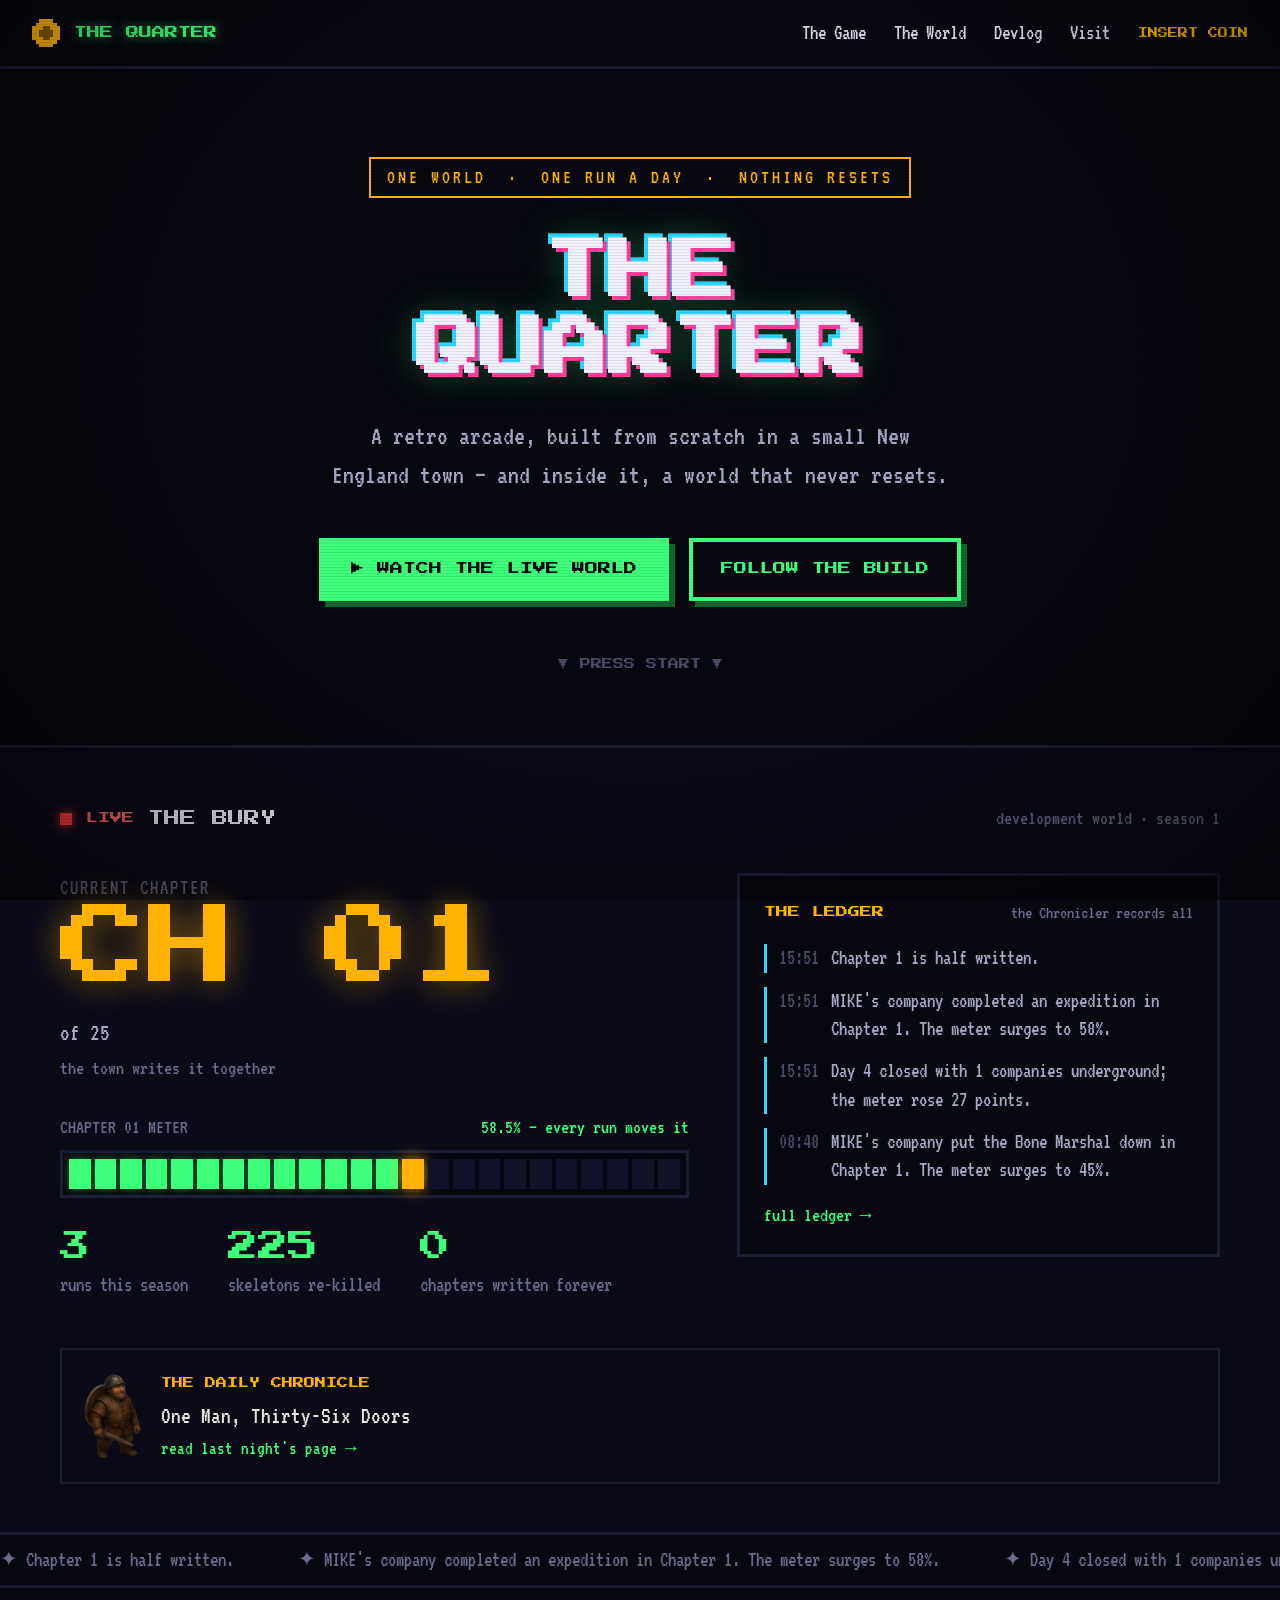
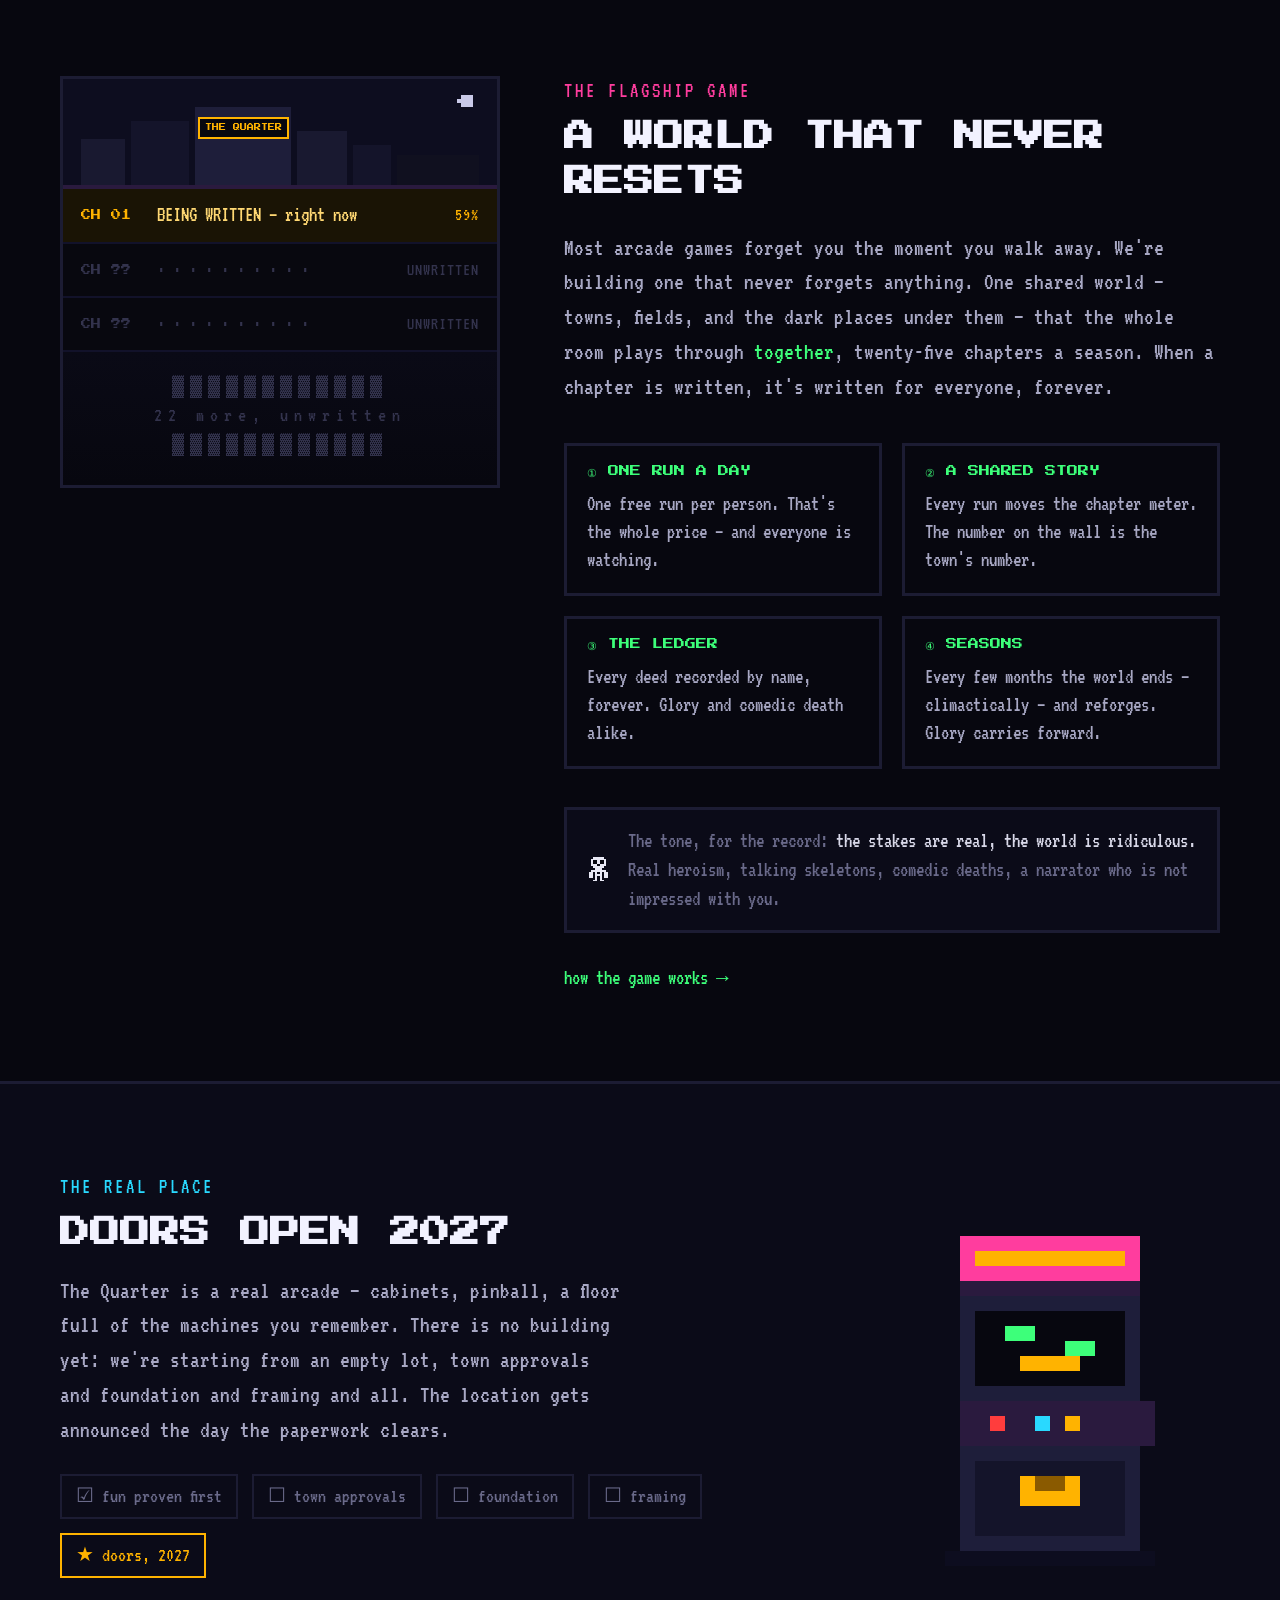
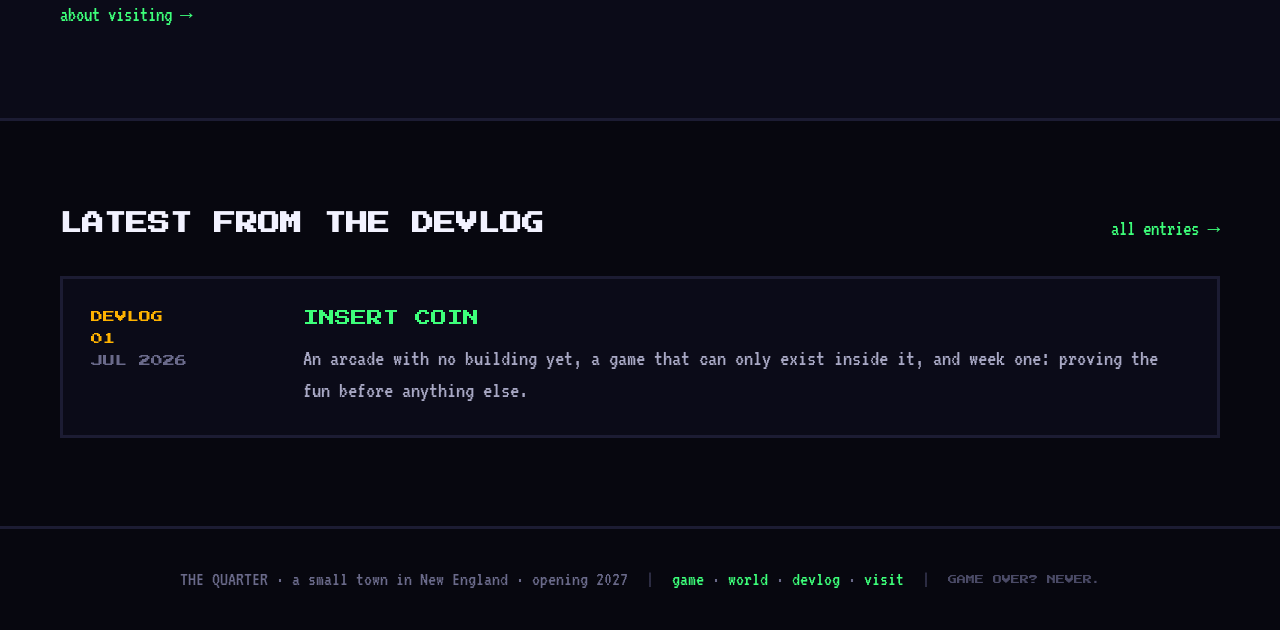
<file: index.html>
<!doctype html>
<html lang="en">
<head>
<meta charset="utf-8">
<meta name="viewport" content="width=device-width, initial-scale=1">
<title>The Quarter — a retro arcade, and a world that never resets</title>
<meta name="description" content="A retro arcade being built from scratch in a small New England town — home of a persistent shared world. One run a day. Nothing resets.">
<link rel="icon" type="image/svg+xml" href="/favicon.svg">
<link rel="preconnect" href="https://fonts.googleapis.com">
<link rel="preconnect" href="https://fonts.gstatic.com" crossorigin>
<link href="https://fonts.googleapis.com/css2?family=Press+Start+2P&family=VT323&display=swap" rel="stylesheet">
<link rel="stylesheet" href="/styles.css">
</head>
<body>
<div class="scanlines"></div>
<div class="vignette"></div>

<nav class="nav">
  <a class="brand" href="/">
    <svg width="28" height="28" viewBox="0 0 8 8" shape-rendering="crispEdges" aria-hidden="true"><rect x="2" y="0" width="4" height="1" fill="#ffb300"/><rect x="1" y="1" width="6" height="1" fill="#ffb300"/><rect x="0" y="2" width="8" height="4" fill="#ffb300"/><rect x="1" y="6" width="6" height="1" fill="#ffb300"/><rect x="2" y="7" width="4" height="1" fill="#ffb300"/><rect x="3" y="2" width="2" height="4" fill="#8a5a00"/><rect x="2" y="3" width="1" height="2" fill="#8a5a00"/><rect x="5" y="3" width="1" height="2" fill="#8a5a00"/></svg>
    <span>THE QUARTER</span>
  </a>
  <div class="links">
    <a href="/game/">The Game</a>
    <a href="/world/">The World</a>
    <a href="/devlog/">Devlog</a>
    <a href="/visit/">Visit</a>
    <span class="insert-coin">INSERT COIN</span>
  </div>
</nav>

<!-- HERO -->
<header class="section" style="text-align: center; padding-top: 88px; padding-bottom: 72px;">
  <div class="badge" style="margin-bottom: 36px;">ONE WORLD &nbsp;·&nbsp; ONE RUN A DAY &nbsp;·&nbsp; NOTHING RESETS</div>
  <h1 class="pixel-title" style="margin-bottom: 28px;">THE<br>QUARTER</h1>
  <p class="lede" style="max-width: 620px; margin: 0 auto 44px; font-size: 27px;">A retro arcade,
  built from scratch in a small New England town — and inside it, a world that never resets.</p>
  <div style="display: flex; justify-content: center; gap: 20px; flex-wrap: wrap;">
    <a class="btn" href="/world/">▶ WATCH THE LIVE WORLD</a>
    <a class="btn ghost" href="/devlog/">FOLLOW THE BUILD</a>
  </div>
  <div class="press-start" style="margin-top: 56px;">▼ PRESS START ▼</div>
</header>

<!-- LIVE WORLD BAND -->
<section class="band" style="position: relative; z-index: 5; border-top: 3px solid var(--line); border-bottom: 3px solid var(--line); background: var(--panel); padding: 56px 32px 0;">
  <div class="max">
    <div style="display: flex; align-items: center; gap: 14px; margin-bottom: 40px; flex-wrap: wrap;">
      <span class="live-dot"></span>
      <span class="pixel" style="font-size: 12px; color: #ff6b6b;">LIVE</span>
      <span class="pixel" style="font-size: 16px; color: #f2f2ff;">THE BURY</span>
      <span id="worldTag" style="font-size: 20px; color: var(--dim); margin-left: auto;">development world</span>
    </div>

    <div class="grid-2" style="padding-bottom: 48px;">
      <div style="display: flex; flex-direction: column; gap: 28px;">
        <div style="display: flex; align-items: baseline; gap: 24px; flex-wrap: wrap;">
          <div>
            <div style="font-size: 21px; color: var(--dim); letter-spacing: 2px;">CURRENT CHAPTER</div>
            <div class="frontier-num" id="lvNum">CH --</div>
          </div>
          <div style="font-size: 24px; color: var(--body);">of 25<br><span style="color: var(--dim); font-size: 20px;">the town writes it together</span></div>
        </div>
        <div>
          <div style="display: flex; justify-content: space-between; font-size: 20px; color: var(--dim); margin-bottom: 8px; flex-wrap: wrap;">
            <span id="meterLabel">LEVEL METER</span><span style="color: var(--green);" id="meterPct">--% — every run moves it</span>
          </div>
          <div class="seg-track" id="segs"></div>
        </div>
        <div style="display: flex; gap: 40px; flex-wrap: wrap;">
          <div><div class="stat-num" id="statRuns">—</div><div class="stat-label">runs this season</div></div>
          <div><div class="stat-num" id="statKills">—</div><div class="stat-label">skeletons re-killed</div></div>
          <div><div class="stat-num" id="statFallen">—</div><div class="stat-label">chapters written forever</div></div>
        </div>
      </div>

      <div class="panel deep" style="padding: 24px;">
        <div style="display: flex; align-items: center; justify-content: space-between; margin-bottom: 18px;">
          <span class="pixel" style="font-size: 12px; color: var(--amber);">THE LEDGER</span>
          <span style="font-size: 18px; color: var(--dim);">the Chronicler records all</span>
        </div>
        <div class="ledger" id="homeLedger">
          <div class="entry"><span class="x hint">— the world is quiet · no ledger data yet —</span></div>
        </div>
        <div style="margin-top: 16px; font-size: 20px;"><a href="/world/">full ledger →</a></div>
      </div>
    </div>

    <a id="chronCard" href="/world/chronicle/" style="display: none; margin: 0 0 48px; border: 2px solid var(--line); padding: 18px 22px; text-decoration: none; gap: 20px; align-items: center;">
      <img id="chronImg" src="" alt="" style="height: 84px;">
      <span>
        <span class="pixel" style="font-size: 11px; color: var(--amber);">THE DAILY CHRONICLE</span><br>
        <span id="chronTitle" style="font-size: 24px; color: #e8e4d8;"></span><br>
        <span style="font-size: 19px; color: var(--green);">read last night's page →</span>
      </span>
    </a>
    <script>
    fetch('/world/chronicle/latest.json').then(r => r.ok ? r.json() : null).then(j => {
      if (!j) return;
      document.getElementById('chronTitle').textContent = j.title;
      const im = document.getElementById('chronImg');
      if (j.image) { im.src = j.image; } else { im.style.display = 'none'; }
      const c = document.getElementById('chronCard');
      c.href = '/world/chronicle/' + j.date + '/';
      c.style.display = 'flex';
    }).catch(() => {});
    </script>
  </div>

  <div class="ticker-band" id="tickerBand" style="display: none; margin: 0 -32px;">
    <div class="ticker-run" id="tickerRun"></div>
  </div>
</section>

<!-- UNDERSTAIR CUTAWAY / GAME -->
<section class="section">
  <div class="max grid-cutaway">
    <div class="cutaway">
      <div class="skyline">
        <div style="width: 44px; height: 46px; background: #191930;"></div>
        <div style="width: 58px; height: 64px; background: #14142a;"></div>
        <div style="position: relative; width: 96px; height: 78px; background: #1e1e3a; display: flex; justify-content: center;">
          <div class="sky-sign">THE QUARTER</div>
        </div>
        <div style="width: 50px; height: 54px; background: #191930;"></div>
        <div style="width: 38px; height: 40px; background: #14142a;"></div>
        <div style="flex: 1; height: 30px; background: #10101f;"></div>
        <svg width="40" height="40" viewBox="0 0 10 10" shape-rendering="crispEdges" aria-hidden="true" style="position: absolute; top: 12px; right: 20px;"><rect x="6" y="1" width="3" height="3" fill="#c9c9e8"/><rect x="5" y="2" width="1" height="1" fill="#c9c9e8"/></svg>
      </div>
      <div id="cutawayRows"></div>
      <div class="unlit-tail">▓▓▓▓▓▓▓▓▓▓▓▓<br><span id="unlitCount">the rest, unlit</span><br>▓▓▓▓▓▓▓▓▓▓▓▓</div>
    </div>

    <div style="display: flex; flex-direction: column; gap: 8px;">
      <div class="kicker pink">THE FLAGSHIP GAME</div>
      <h2 class="px" style="margin: 0 0 18px;">A WORLD THAT NEVER RESETS</h2>
      <p class="lede" style="margin-bottom: 30px;">Most arcade games forget you the moment you
      walk away. We're building one that never forgets anything. One shared world — towns,
      fields, and the dark places under them — that the whole room plays through
      <em style="color: var(--green); font-style: normal;">together</em>, twenty-five chapters
      a season. When a chapter is written, it's written for everyone, forever.</p>
      <div class="grid-features">
        <div class="feature"><div class="fh">① ONE RUN A DAY</div><div>One free run per person. That's the whole price — and everyone is watching.</div></div>
        <div class="feature"><div class="fh">② A SHARED STORY</div><div>Every run moves the chapter meter. The number on the wall is the town's number.</div></div>
        <div class="feature"><div class="fh">③ THE LEDGER</div><div>Every deed recorded by name, forever. Glory and comedic death alike.</div></div>
        <div class="feature"><div class="fh">④ SEASONS</div><div>Every few months the world ends — climactically — and reforges. Glory carries forward.</div></div>
      </div>
      <div class="tone-box" style="margin-top: 30px;">
        <svg width="52" height="52" viewBox="0 0 12 14" shape-rendering="crispEdges" aria-hidden="true"><rect x="3" y="0" width="6" height="1" fill="#e8e8f4"/><rect x="2" y="1" width="8" height="4" fill="#e8e8f4"/><rect x="3" y="5" width="6" height="1" fill="#e8e8f4"/><rect x="3" y="2" width="2" height="2" fill="#07070f"/><rect x="7" y="2" width="2" height="2" fill="#07070f"/><rect x="5" y="4" width="2" height="1" fill="#07070f"/><rect x="4" y="6" width="4" height="1" fill="#e8e8f4"/><rect x="2" y="7" width="8" height="1" fill="#e8e8f4"/><rect x="1" y="8" width="2" height="3" fill="#e8e8f4"/><rect x="9" y="8" width="2" height="3" fill="#e8e8f4"/><rect x="4" y="8" width="1" height="4" fill="#e8e8f4"/><rect x="7" y="8" width="1" height="4" fill="#e8e8f4"/><rect x="5" y="9" width="2" height="1" fill="#e8e8f4"/><rect x="3" y="12" width="2" height="1" fill="#e8e8f4"/><rect x="7" y="12" width="2" height="1" fill="#e8e8f4"/></svg>
        <div>The tone, for the record: <b>the stakes are real, the world is ridiculous.</b>
        Real heroism, talking skeletons, comedic deaths, a narrator who is not impressed with you.</div>
      </div>
      <div style="margin-top: 22px; font-size: 21px;"><a href="/game/">how the game works →</a></div>
    </div>
  </div>
</section>

<!-- THE ARCADE -->
<section class="section band">
  <div class="max grid-visit">
    <div>
      <div class="kicker cyan">THE REAL PLACE</div>
      <h2 class="px" style="margin: 8px 0 18px;">DOORS OPEN 2027</h2>
      <p class="lede" style="margin-bottom: 26px; max-width: 560px;">The Quarter is a real
      arcade — cabinets, pinball, a floor full of the machines you remember. There is no
      building yet: we're starting from an empty lot, town approvals and foundation and
      framing and all. The location gets announced the day the paperwork clears.</p>
      <div style="display: flex; gap: 14px; flex-wrap: wrap;">
        <span class="chip">☑ fun proven first</span>
        <span class="chip">☐ town approvals</span>
        <span class="chip">☐ foundation</span>
        <span class="chip">☐ framing</span>
        <span class="chip star">★ doors, 2027</span>
      </div>
      <div style="margin-top: 22px; font-size: 21px;"><a href="/visit/">about visiting →</a></div>
    </div>
    <div style="display: flex; justify-content: center;">
      <svg width="240" height="330" viewBox="0 0 16 22" shape-rendering="crispEdges" aria-label="pixel arcade cabinet">
        <rect x="2" y="0" width="12" height="3" fill="#ff3d9e"/><rect x="3" y="1" width="10" height="1" fill="#ffb300"/>
        <rect x="2" y="3" width="12" height="1" fill="#2a1a3e"/><rect x="2" y="4" width="12" height="7" fill="#1e1e3a"/>
        <rect x="3" y="5" width="10" height="5" fill="#07070f"/><rect x="5" y="6" width="2" height="1" fill="#3dff7a"/>
        <rect x="9" y="7" width="2" height="1" fill="#3dff7a"/><rect x="6" y="8" width="4" height="1" fill="#ffb300"/>
        <rect x="2" y="11" width="13" height="3" fill="#2a1a3e"/><rect x="4" y="12" width="1" height="1" fill="#ff3d3d"/>
        <rect x="7" y="12" width="1" height="1" fill="#29d9ff"/><rect x="9" y="12" width="1" height="1" fill="#ffb300"/>
        <rect x="2" y="14" width="12" height="7" fill="#1e1e3a"/><rect x="3" y="15" width="10" height="5" fill="#14142a"/>
        <rect x="6" y="16" width="4" height="2" fill="#ffb300"/><rect x="7" y="16" width="2" height="1" fill="#8a5a00"/>
        <rect x="1" y="21" width="14" height="1" fill="#0d0d1f"/>
      </svg>
    </div>
  </div>
</section>

<!-- DEVLOG -->
<section class="section">
  <div class="max">
    <div style="display: flex; align-items: baseline; justify-content: space-between; margin-bottom: 32px; flex-wrap: wrap; gap: 12px;">
      <h2 class="pixel" style="font-size: 22px; color: #f2f2ff; margin: 0;">LATEST FROM THE DEVLOG</h2>
      <a href="/devlog/" style="font-size: 21px;">all entries →</a>
    </div>
    <a class="entry-card" href="/devlog/insert-coin.html">
      <div class="pixel" style="font-size: 12px; color: var(--amber); line-height: 1.8;">DEVLOG<br>01<br><span style="color: var(--dim);">JUL 2026</span></div>
      <div>
        <div class="pixel" style="font-size: 16px; color: var(--green); margin-bottom: 12px;">INSERT COIN</div>
        <div style="font-size: 23px; line-height: 1.4; color: var(--body);">An arcade with no
        building yet, a game that can only exist inside it, and week one: proving the fun
        before anything else.</div>
      </div>
    </a>
  </div>
</section>

<footer class="site">
  <span>THE QUARTER · a small town in New England · opening 2027</span>
  <span class="sep">|</span>
  <span><a href="/game/">game</a> · <a href="/world/">world</a> · <a href="/devlog/">devlog</a> · <a href="/visit/">visit</a></span>
  <span class="sep">|</span>
  <span class="game-over">GAME OVER? NEVER.</span>
</footer>

<script>
  // Wire the design to the real world snapshot.
  fetch('/data/world.json', {cache: 'no-store'}).then(r => r.json()).then(w => {
    const s = w.state;
    const ch = s.chapter, pct = s.meter;
    const pad = String(ch).padStart(2, '0');
    document.getElementById('worldTag').textContent = 'development world · season ' + s.season;
    document.getElementById('lvNum').textContent = 'CH ' + pad;
    document.getElementById('meterLabel').textContent = 'CHAPTER ' + pad + ' METER';
    document.getElementById('meterPct').textContent = pct.toFixed(1) + '% — every run moves it';
    document.getElementById('statRuns').textContent = s.total_runs.toLocaleString();
    document.getElementById('statKills').textContent = s.total_kills.toLocaleString();
    document.getElementById('statFallen').textContent = ch - 1;

    // Segmented meter (24 cells).
    const segs = document.getElementById('segs');
    const filled = Math.round((Math.min(pct, 100) / 100) * 24);
    for (let i = 0; i < 24; i++) {
      const d = document.createElement('div');
      d.className = 'seg' + (i < filled ? (i === filled - 1 ? ' on edge' : ' on') : '');
      segs.appendChild(d);
    }

    // Ledger (latest 4): stories first, routine only as filler.
    const led = document.getElementById('homeLedger');
    const notables = (w.notables || []);
    const fill = (w.recent || []).filter(e => !notables.some(n => n.id === e.id));
    const recent = notables.concat(fill).slice(0, 4);
    if (recent.length) {
      led.innerHTML = '';
      for (const e of recent) {
        const div = document.createElement('div');
        div.className = 'entry ' + (e.prominence || '');
        const t = document.createElement('span'); t.className = 't';
        t.textContent = (e.ts || '').slice(11, 16);
        const x = document.createElement('span'); x.className = 'x';
        x.textContent = e.text;
        div.append(t, x);
        led.appendChild(div);
      }
    }

    // Ticker from real history.
    const texts = (w.recent || []).map(e => '✦ ' + e.text);
    if (texts.length) {
      const run = document.getElementById('tickerRun');
      const half = texts.map(t => `<span>${t.replace(/</g, '&lt;')}</span>`).join('');
      run.innerHTML = half + half;
      document.getElementById('tickerBand').style.display = 'block';
    }

    // The season's book: chapters written, the one being written, the unwritten.
    const rows = document.getElementById('cutawayRows');
    const mk = (cls, n, nm, tg) => {
      const r = document.createElement('div'); r.className = 'lv-row' + cls;
      r.innerHTML = `<span class="n"></span><span class="nm"></span><span class="tg"></span>`;
      r.children[0].textContent = n; r.children[1].textContent = nm; r.children[2].textContent = tg;
      rows.appendChild(r);
    };
    const all = [];
    for (let i = 1; i < ch; i++) all.push(['', 'CH ' + String(i).padStart(2, '0'), 'chapter ' + i + ', closed', 'WRITTEN ✓']);
    all.push([' frontier', 'CH ' + pad, 'BEING WRITTEN — right now', pct.toFixed(0) + '%']);
    all.push([' unlit', 'CH ??', '· · · · · · · · · ·', 'UNWRITTEN']);
    all.push([' unlit', 'CH ??', '· · · · · · · · · ·', 'UNWRITTEN']);
    for (const a of all.slice(-9)) mk(a[0], a[1], a[2], a[3]);
    document.getElementById('unlitCount').textContent = Math.max(25 - ch - 2, 0) + ' more, unwritten';
  }).catch(() => {});
</script>
</body>
</html>
</file>
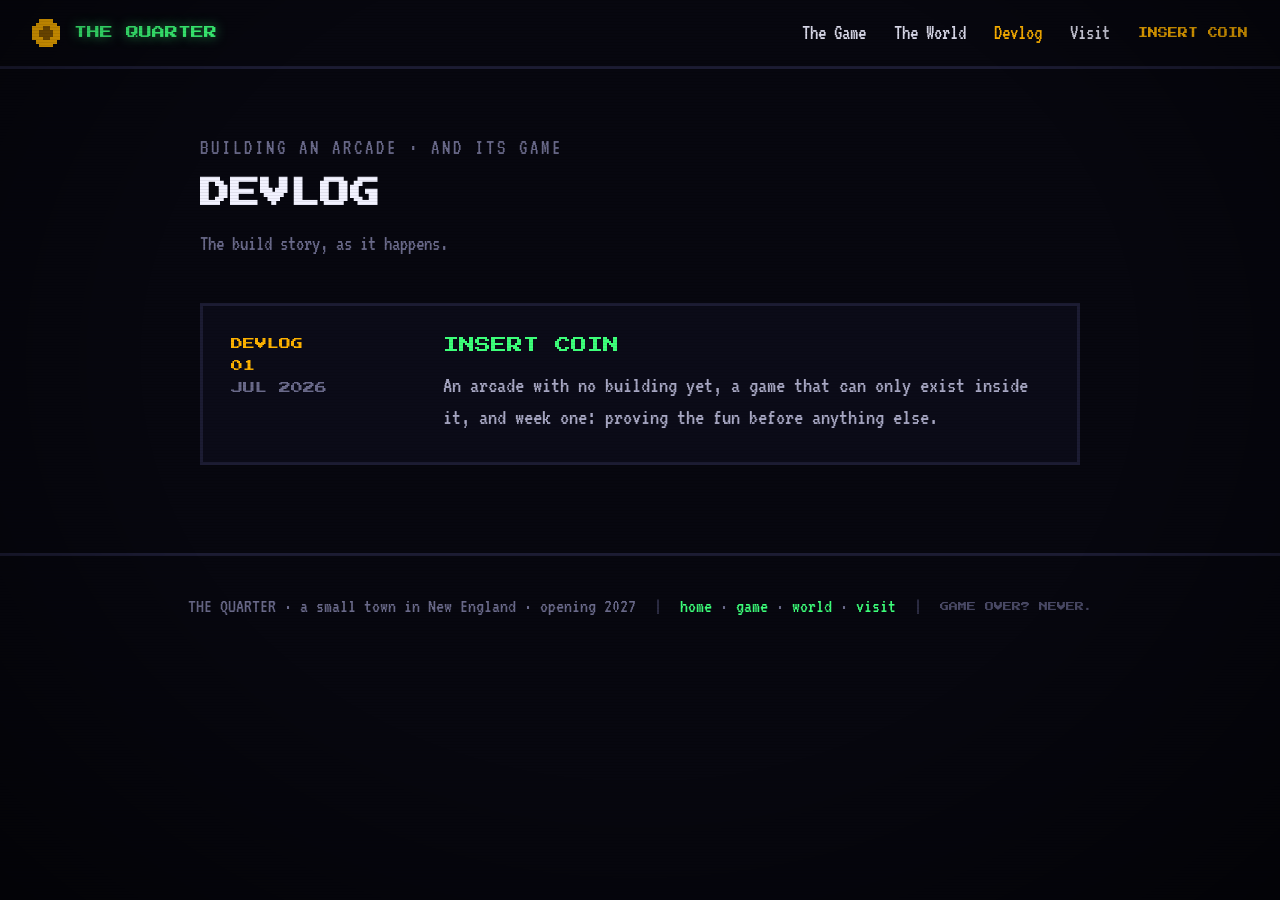
<file: devlog/index.html>
<!doctype html>
<html lang="en">
<head>
<meta charset="utf-8">
<meta name="viewport" content="width=device-width, initial-scale=1">
<title>Devlog — The Quarter</title>
<meta name="description" content="The build story of The Quarter: an arcade built from scratch, and the persistent-world game that can only exist inside it.">
<link rel="icon" type="image/svg+xml" href="/favicon.svg">
<link rel="preconnect" href="https://fonts.googleapis.com">
<link rel="preconnect" href="https://fonts.gstatic.com" crossorigin>
<link href="https://fonts.googleapis.com/css2?family=Press+Start+2P&family=VT323&display=swap" rel="stylesheet">
<link rel="stylesheet" href="/styles.css">
</head>
<body>
<div class="scanlines"></div>
<div class="vignette"></div>

<nav class="nav">
  <a class="brand" href="/">
    <svg width="28" height="28" viewBox="0 0 8 8" shape-rendering="crispEdges" aria-hidden="true"><rect x="2" y="0" width="4" height="1" fill="#ffb300"/><rect x="1" y="1" width="6" height="1" fill="#ffb300"/><rect x="0" y="2" width="8" height="4" fill="#ffb300"/><rect x="1" y="6" width="6" height="1" fill="#ffb300"/><rect x="2" y="7" width="4" height="1" fill="#ffb300"/><rect x="3" y="2" width="2" height="4" fill="#8a5a00"/><rect x="2" y="3" width="1" height="2" fill="#8a5a00"/><rect x="5" y="3" width="1" height="2" fill="#8a5a00"/></svg>
    <span>THE QUARTER</span>
  </a>
  <div class="links">
    <a href="/game/">The Game</a>
    <a href="/world/">The World</a>
    <a href="/devlog/" class="here">Devlog</a>
    <a href="/visit/">Visit</a>
    <span class="insert-coin">INSERT COIN</span>
  </div>
</nav>

<section class="section" style="padding-top: 64px;">
  <div class="max" style="max-width: 880px;">
    <div class="kicker dim center" style="margin-bottom: 8px;">BUILDING AN ARCADE · AND ITS GAME</div>
    <h2 class="px center" style="margin-bottom: 12px;">DEVLOG</h2>
    <p class="hint center" style="margin-bottom: 44px;">The build story, as it happens.</p>

    <a class="entry-card" href="insert-coin.html">
      <div class="pixel" style="font-size: 12px; color: var(--amber); line-height: 1.8;">DEVLOG<br>01<br><span style="color: var(--dim);">JUL 2026</span></div>
      <div>
        <div class="pixel" style="font-size: 16px; color: var(--green); margin-bottom: 12px;">INSERT COIN</div>
        <div style="font-size: 23px; line-height: 1.4; color: var(--body);">An arcade with no
        building yet, a game that can only exist inside it, and week one: proving the fun
        before anything else.</div>
      </div>
    </a>
  </div>
</section>

<footer class="site">
  <span>THE QUARTER · a small town in New England · opening 2027</span>
  <span class="sep">|</span>
  <span><a href="/">home</a> · <a href="/game/">game</a> · <a href="/world/">world</a> · <a href="/visit/">visit</a></span>
  <span class="sep">|</span>
  <span class="game-over">GAME OVER? NEVER.</span>
</footer>
</body>
</html>
</file>
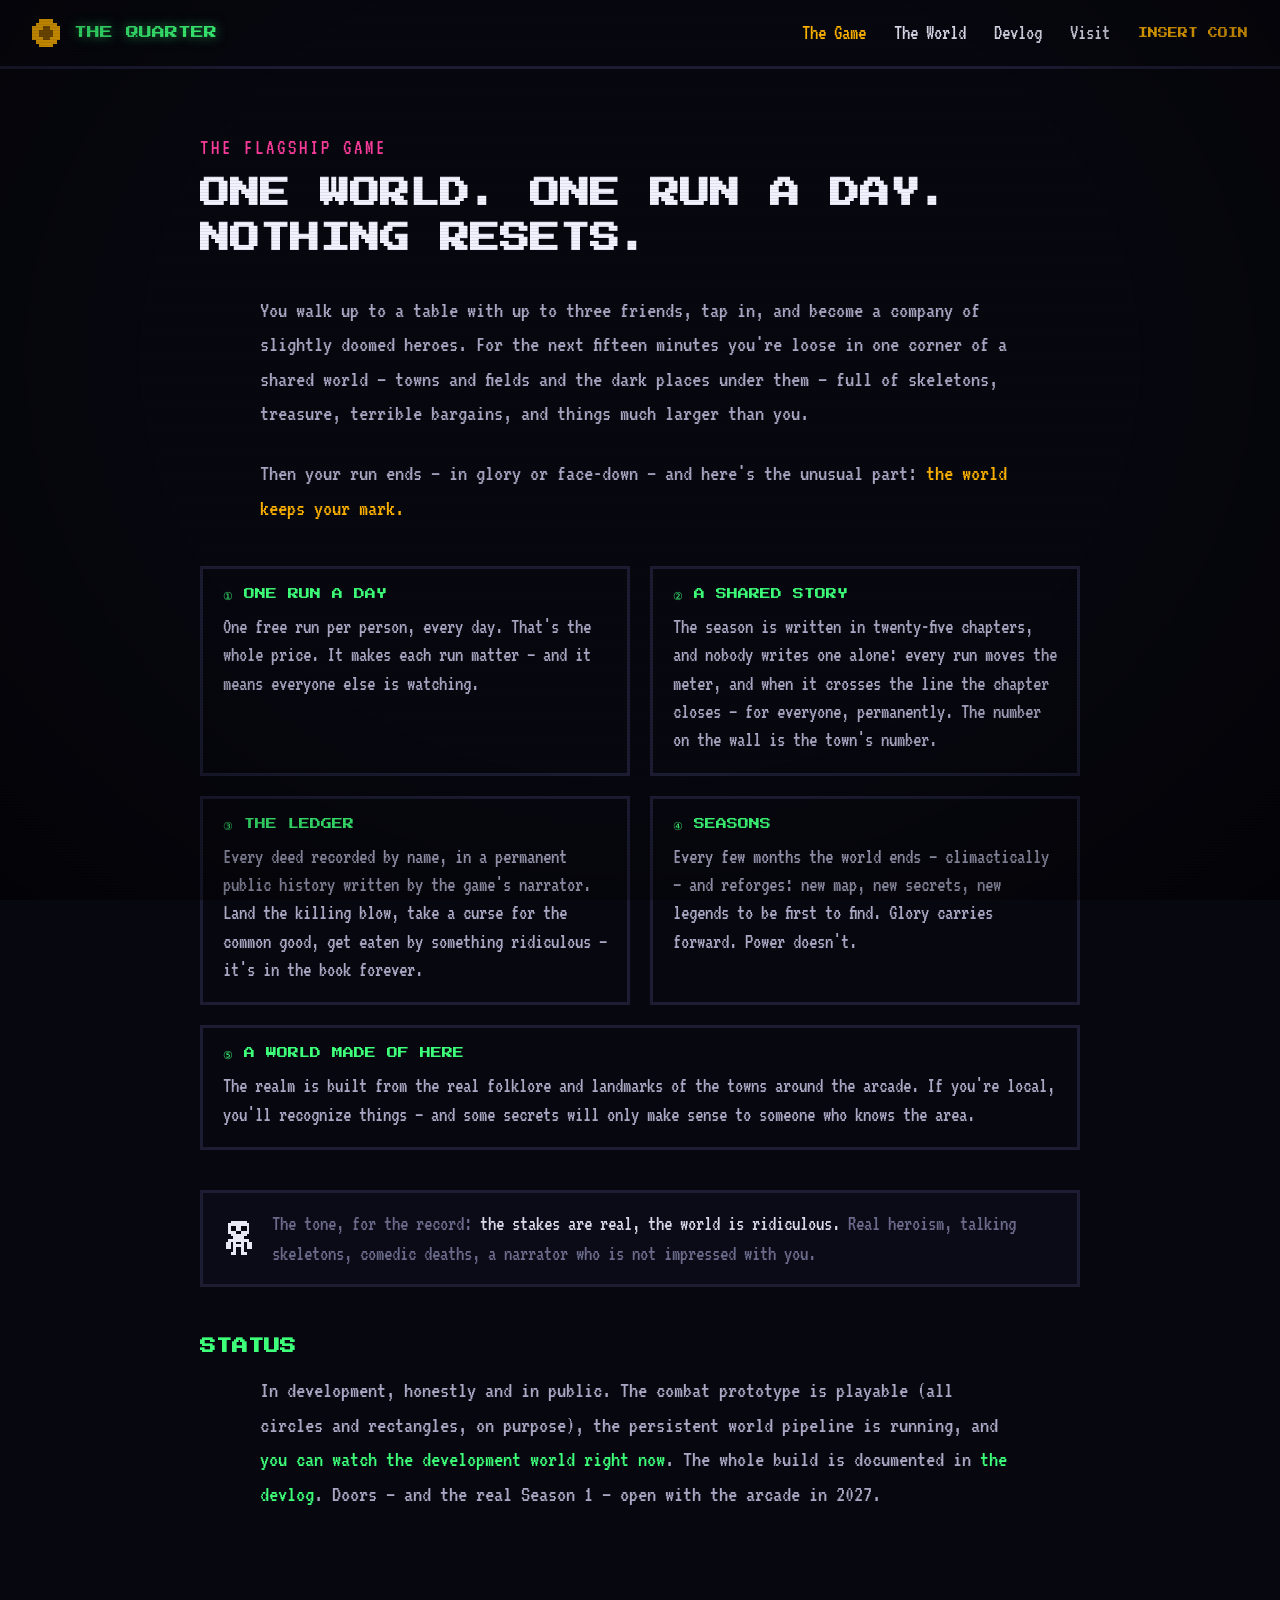
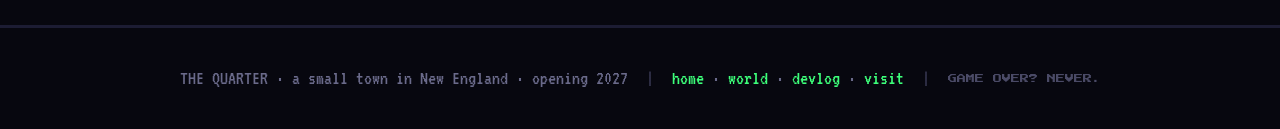
<file: game/index.html>
<!doctype html>
<html lang="en">
<head>
<meta charset="utf-8">
<meta name="viewport" content="width=device-width, initial-scale=1">
<title>The Game — The Quarter</title>
<meta name="description" content="How The Quarter plays: one free run a day, a shared world written in twenty-five chapters a season, and a permanent ledger of every deed.">
<link rel="icon" type="image/svg+xml" href="/favicon.svg">
<link rel="preconnect" href="https://fonts.googleapis.com">
<link rel="preconnect" href="https://fonts.gstatic.com" crossorigin>
<link href="https://fonts.googleapis.com/css2?family=Press+Start+2P&family=VT323&display=swap" rel="stylesheet">
<link rel="stylesheet" href="/styles.css">
</head>
<body>
<div class="scanlines"></div>
<div class="vignette"></div>

<nav class="nav">
  <a class="brand" href="/">
    <svg width="28" height="28" viewBox="0 0 8 8" shape-rendering="crispEdges" aria-hidden="true"><rect x="2" y="0" width="4" height="1" fill="#ffb300"/><rect x="1" y="1" width="6" height="1" fill="#ffb300"/><rect x="0" y="2" width="8" height="4" fill="#ffb300"/><rect x="1" y="6" width="6" height="1" fill="#ffb300"/><rect x="2" y="7" width="4" height="1" fill="#ffb300"/><rect x="3" y="2" width="2" height="4" fill="#8a5a00"/><rect x="2" y="3" width="1" height="2" fill="#8a5a00"/><rect x="5" y="3" width="1" height="2" fill="#8a5a00"/></svg>
    <span>THE QUARTER</span>
  </a>
  <div class="links">
    <a href="/game/" class="here">The Game</a>
    <a href="/world/">The World</a>
    <a href="/devlog/">Devlog</a>
    <a href="/visit/">Visit</a>
    <span class="insert-coin">INSERT COIN</span>
  </div>
</nav>

<section class="section" style="padding-top: 64px;">
  <div class="max" style="max-width: 880px;">
    <div class="kicker pink center" style="margin-bottom: 8px;">THE FLAGSHIP GAME</div>
    <h2 class="px center" style="margin-bottom: 32px;">ONE WORLD. ONE RUN A DAY.<br>NOTHING RESETS.</h2>

    <div class="prose" style="margin-bottom: 40px;">
      <p>You walk up to a table with up to three friends, tap in, and become a company of
      slightly doomed heroes. For the next fifteen minutes you're loose in one corner of a
      shared world — towns and fields and the dark places under them — full of skeletons,
      treasure, terrible bargains, and things much larger than you.</p>
      <p>Then your run ends — in glory or face-down — and here's the unusual part:
      <strong>the world keeps your mark.</strong></p>
    </div>

    <div class="grid-features" style="margin-bottom: 20px;">
      <div class="feature"><div class="fh">① ONE RUN A DAY</div><div>One free run per person, every day. That's the whole price. It makes each run matter — and it means everyone else is watching.</div></div>
      <div class="feature"><div class="fh">② A SHARED STORY</div><div>The season is written in twenty-five chapters, and nobody writes one alone: every run moves the meter, and when it crosses the line the chapter closes — for everyone, permanently. The number on the wall is the town's number.</div></div>
      <div class="feature"><div class="fh">③ THE LEDGER</div><div>Every deed recorded by name, in a permanent public history written by the game's narrator. Land the killing blow, take a curse for the common good, get eaten by something ridiculous — it's in the book forever.</div></div>
      <div class="feature"><div class="fh">④ SEASONS</div><div>Every few months the world ends — climactically — and reforges: new map, new secrets, new legends to be first to find. Glory carries forward. Power doesn't.</div></div>
    </div>
    <div class="feature" style="margin-bottom: 40px;"><div class="fh">⑤ A WORLD MADE OF HERE</div><div>The realm is built from the real folklore and landmarks of the towns around the arcade. If you're local, you'll recognize things — and some secrets will only make sense to someone who knows the area.</div></div>

    <div class="tone-box" style="margin-bottom: 48px;">
      <svg width="52" height="52" viewBox="0 0 12 14" shape-rendering="crispEdges" aria-hidden="true"><rect x="3" y="0" width="6" height="1" fill="#e8e8f4"/><rect x="2" y="1" width="8" height="4" fill="#e8e8f4"/><rect x="3" y="5" width="6" height="1" fill="#e8e8f4"/><rect x="3" y="2" width="2" height="2" fill="#07070f"/><rect x="7" y="2" width="2" height="2" fill="#07070f"/><rect x="5" y="4" width="2" height="1" fill="#07070f"/><rect x="4" y="6" width="4" height="1" fill="#e8e8f4"/><rect x="2" y="7" width="8" height="1" fill="#e8e8f4"/><rect x="1" y="8" width="2" height="3" fill="#e8e8f4"/><rect x="9" y="8" width="2" height="3" fill="#e8e8f4"/><rect x="4" y="8" width="1" height="4" fill="#e8e8f4"/><rect x="7" y="8" width="1" height="4" fill="#e8e8f4"/><rect x="5" y="9" width="2" height="1" fill="#e8e8f4"/><rect x="3" y="12" width="2" height="1" fill="#e8e8f4"/><rect x="7" y="12" width="2" height="1" fill="#e8e8f4"/></svg>
      <div>The tone, for the record: <b>the stakes are real, the world is ridiculous.</b>
      Real heroism, talking skeletons, comedic deaths, a narrator who is not impressed with you.</div>
    </div>

    <h2 class="pixel" style="font-size: 16px; color: var(--green); margin-bottom: 16px;">STATUS</h2>
    <div class="prose">
      <p>In development, honestly and in public. The combat prototype is playable (all circles
      and rectangles, on purpose), the persistent world pipeline is running, and
      <a href="/world/">you can watch the development world right now</a>. The whole build is
      documented in <a href="/devlog/">the devlog</a>. Doors — and the real Season 1 — open
      with the arcade in 2027.</p>
    </div>
  </div>
</section>

<footer class="site">
  <span>THE QUARTER · a small town in New England · opening 2027</span>
  <span class="sep">|</span>
  <span><a href="/">home</a> · <a href="/world/">world</a> · <a href="/devlog/">devlog</a> · <a href="/visit/">visit</a></span>
  <span class="sep">|</span>
  <span class="game-over">GAME OVER? NEVER.</span>
</footer>
</body>
</html>
</file>
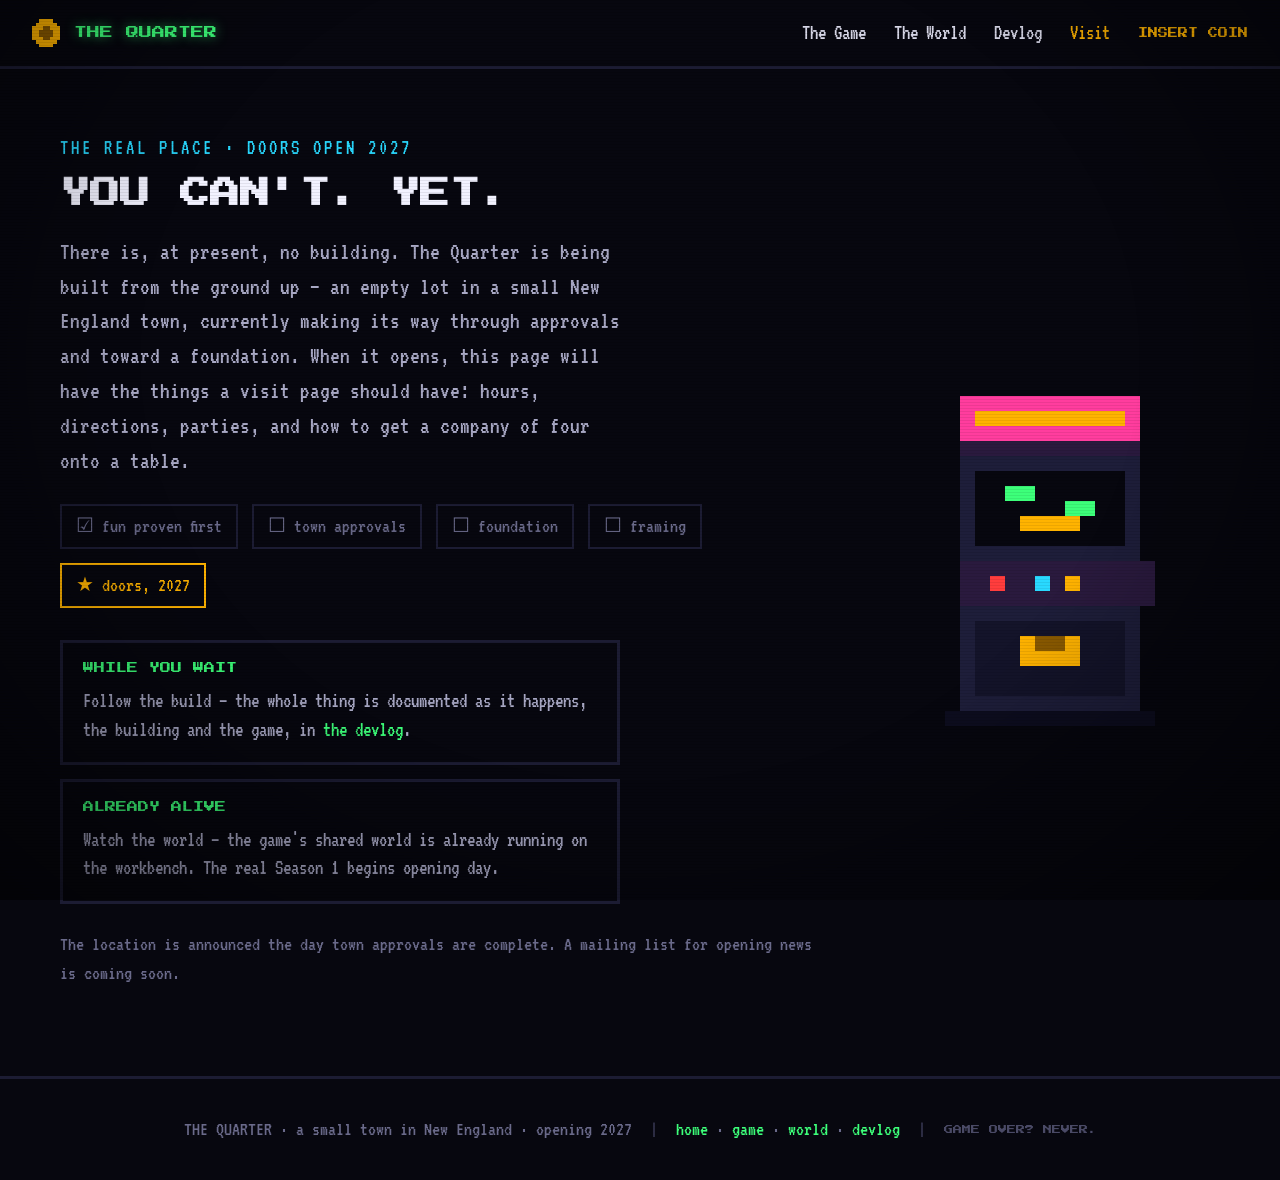
<file: visit/index.html>
<!doctype html>
<html lang="en">
<head>
<meta charset="utf-8">
<meta name="viewport" content="width=device-width, initial-scale=1">
<title>Visit — The Quarter</title>
<meta name="description" content="The Quarter opens in 2027 — a retro arcade in a small New England town. Location announced when town approvals are complete.">
<link rel="icon" type="image/svg+xml" href="/favicon.svg">
<link rel="preconnect" href="https://fonts.googleapis.com">
<link rel="preconnect" href="https://fonts.gstatic.com" crossorigin>
<link href="https://fonts.googleapis.com/css2?family=Press+Start+2P&family=VT323&display=swap" rel="stylesheet">
<link rel="stylesheet" href="/styles.css">
</head>
<body>
<div class="scanlines"></div>
<div class="vignette"></div>

<nav class="nav">
  <a class="brand" href="/">
    <svg width="28" height="28" viewBox="0 0 8 8" shape-rendering="crispEdges" aria-hidden="true"><rect x="2" y="0" width="4" height="1" fill="#ffb300"/><rect x="1" y="1" width="6" height="1" fill="#ffb300"/><rect x="0" y="2" width="8" height="4" fill="#ffb300"/><rect x="1" y="6" width="6" height="1" fill="#ffb300"/><rect x="2" y="7" width="4" height="1" fill="#ffb300"/><rect x="3" y="2" width="2" height="4" fill="#8a5a00"/><rect x="2" y="3" width="1" height="2" fill="#8a5a00"/><rect x="5" y="3" width="1" height="2" fill="#8a5a00"/></svg>
    <span>THE QUARTER</span>
  </a>
  <div class="links">
    <a href="/game/">The Game</a>
    <a href="/world/">The World</a>
    <a href="/devlog/">Devlog</a>
    <a href="/visit/" class="here">Visit</a>
    <span class="insert-coin">INSERT COIN</span>
  </div>
</nav>

<section class="section" style="padding-top: 64px;">
  <div class="max grid-visit">
    <div>
      <div class="kicker cyan">THE REAL PLACE · DOORS OPEN 2027</div>
      <h2 class="px" style="margin: 8px 0 18px;">YOU CAN'T. YET.</h2>
      <p class="lede" style="margin-bottom: 26px; max-width: 560px;">There is, at present, no
      building. The Quarter is being built from the ground up — an empty lot in a small New
      England town, currently making its way through approvals and toward a foundation. When
      it opens, this page will have the things a visit page should have: hours, directions,
      parties, and how to get a company of four onto a table.</p>
      <div style="display: flex; gap: 14px; flex-wrap: wrap; margin-bottom: 32px;">
        <span class="chip">☑ fun proven first</span>
        <span class="chip">☐ town approvals</span>
        <span class="chip">☐ foundation</span>
        <span class="chip">☐ framing</span>
        <span class="chip star">★ doors, 2027</span>
      </div>
      <div style="display: flex; flex-direction: column; gap: 14px; max-width: 560px;">
        <a class="feature" href="/devlog/" style="display: block; color: inherit;">
          <div class="fh">WHILE YOU WAIT</div>
          <div>Follow the build — the whole thing is documented as it happens, the building and the game, in <span style="color: var(--green);">the devlog</span>.</div>
        </a>
        <a class="feature" href="/world/" style="display: block; color: inherit;">
          <div class="fh">ALREADY ALIVE</div>
          <div>Watch the world — the game's shared world is already running on the workbench. The real Season 1 begins opening day.</div>
        </a>
      </div>
      <p class="hint" style="margin-top: 26px; font-size: 20px;">The location is announced the
      day town approvals are complete. A mailing list for opening news is coming soon.</p>
    </div>
    <div style="display: flex; justify-content: center;">
      <svg width="240" height="330" viewBox="0 0 16 22" shape-rendering="crispEdges" aria-label="pixel arcade cabinet">
        <rect x="2" y="0" width="12" height="3" fill="#ff3d9e"/><rect x="3" y="1" width="10" height="1" fill="#ffb300"/>
        <rect x="2" y="3" width="12" height="1" fill="#2a1a3e"/><rect x="2" y="4" width="12" height="7" fill="#1e1e3a"/>
        <rect x="3" y="5" width="10" height="5" fill="#07070f"/><rect x="5" y="6" width="2" height="1" fill="#3dff7a"/>
        <rect x="9" y="7" width="2" height="1" fill="#3dff7a"/><rect x="6" y="8" width="4" height="1" fill="#ffb300"/>
        <rect x="2" y="11" width="13" height="3" fill="#2a1a3e"/><rect x="4" y="12" width="1" height="1" fill="#ff3d3d"/>
        <rect x="7" y="12" width="1" height="1" fill="#29d9ff"/><rect x="9" y="12" width="1" height="1" fill="#ffb300"/>
        <rect x="2" y="14" width="12" height="7" fill="#1e1e3a"/><rect x="3" y="15" width="10" height="5" fill="#14142a"/>
        <rect x="6" y="16" width="4" height="2" fill="#ffb300"/><rect x="7" y="16" width="2" height="1" fill="#8a5a00"/>
        <rect x="1" y="21" width="14" height="1" fill="#0d0d1f"/>
      </svg>
    </div>
  </div>
</section>

<footer class="site">
  <span>THE QUARTER · a small town in New England · opening 2027</span>
  <span class="sep">|</span>
  <span><a href="/">home</a> · <a href="/game/">game</a> · <a href="/world/">world</a> · <a href="/devlog/">devlog</a></span>
  <span class="sep">|</span>
  <span class="game-over">GAME OVER? NEVER.</span>
</footer>
</body>
</html>
</file>
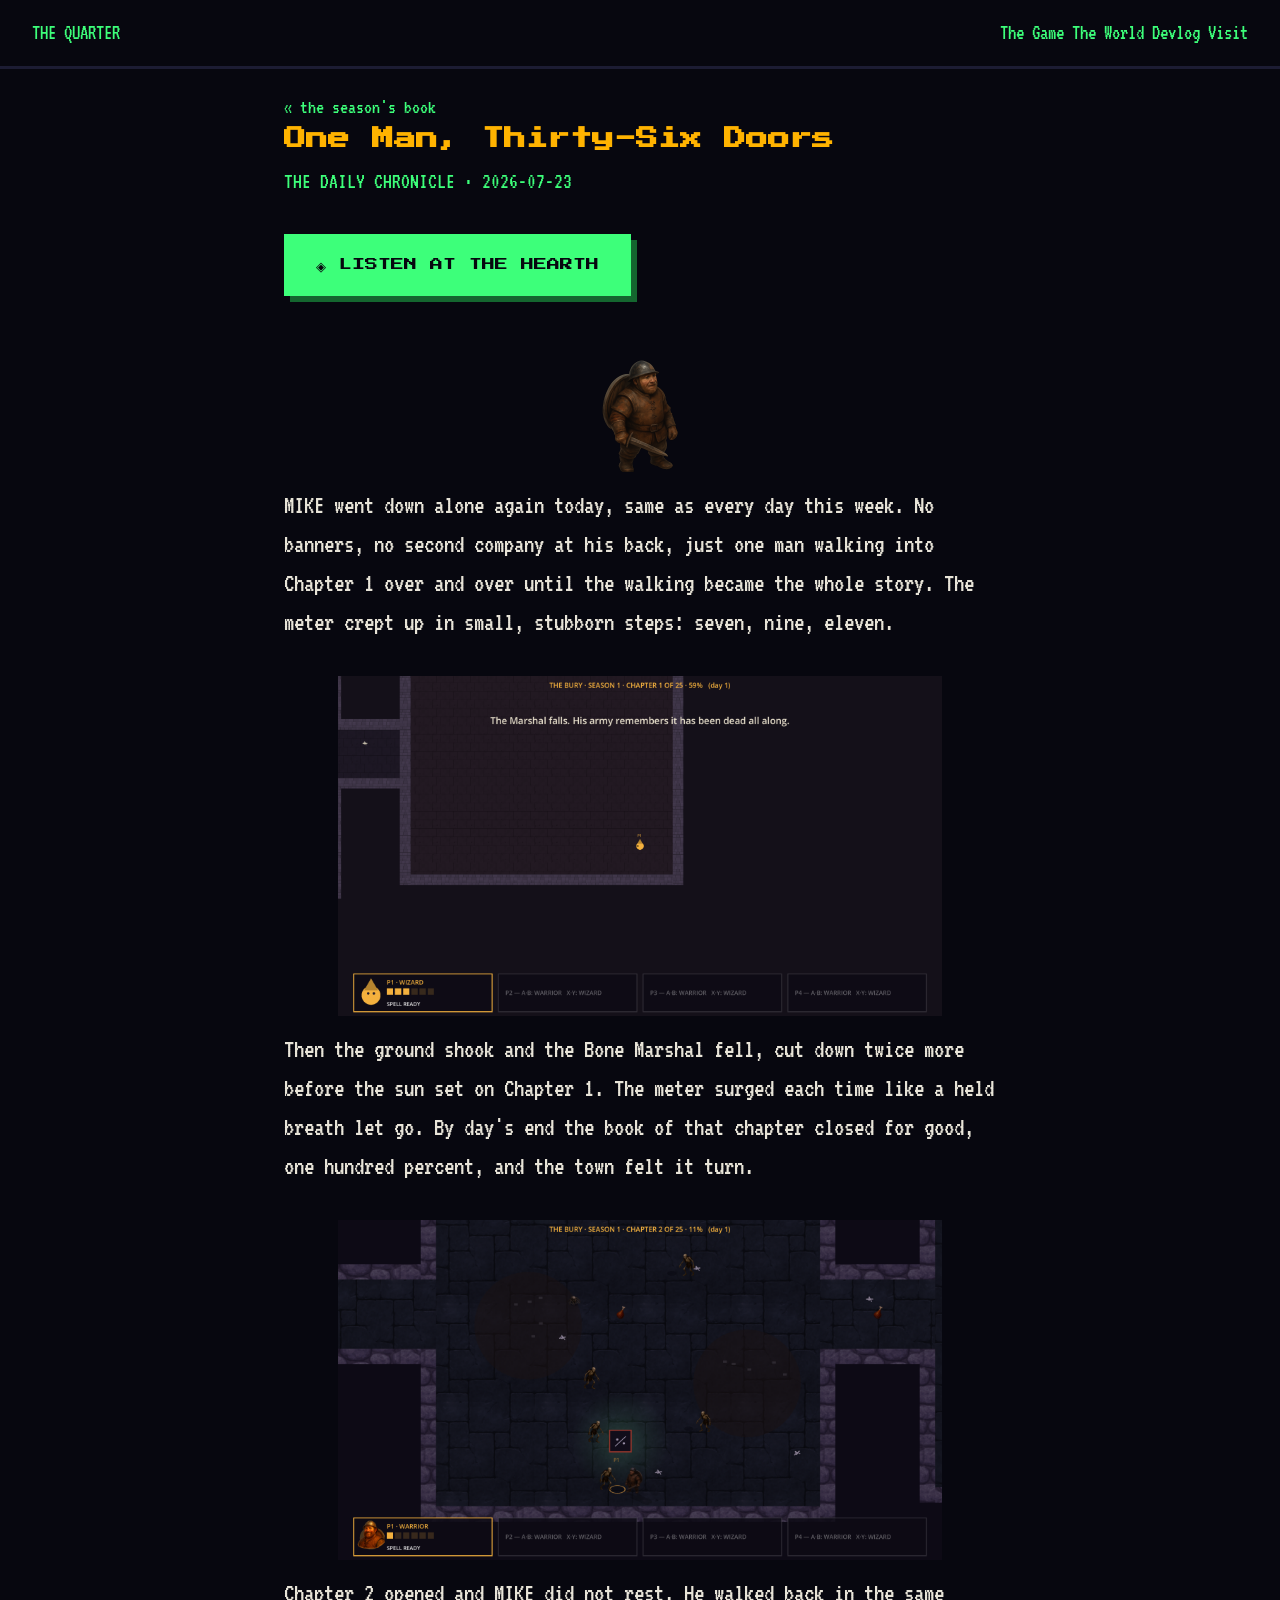
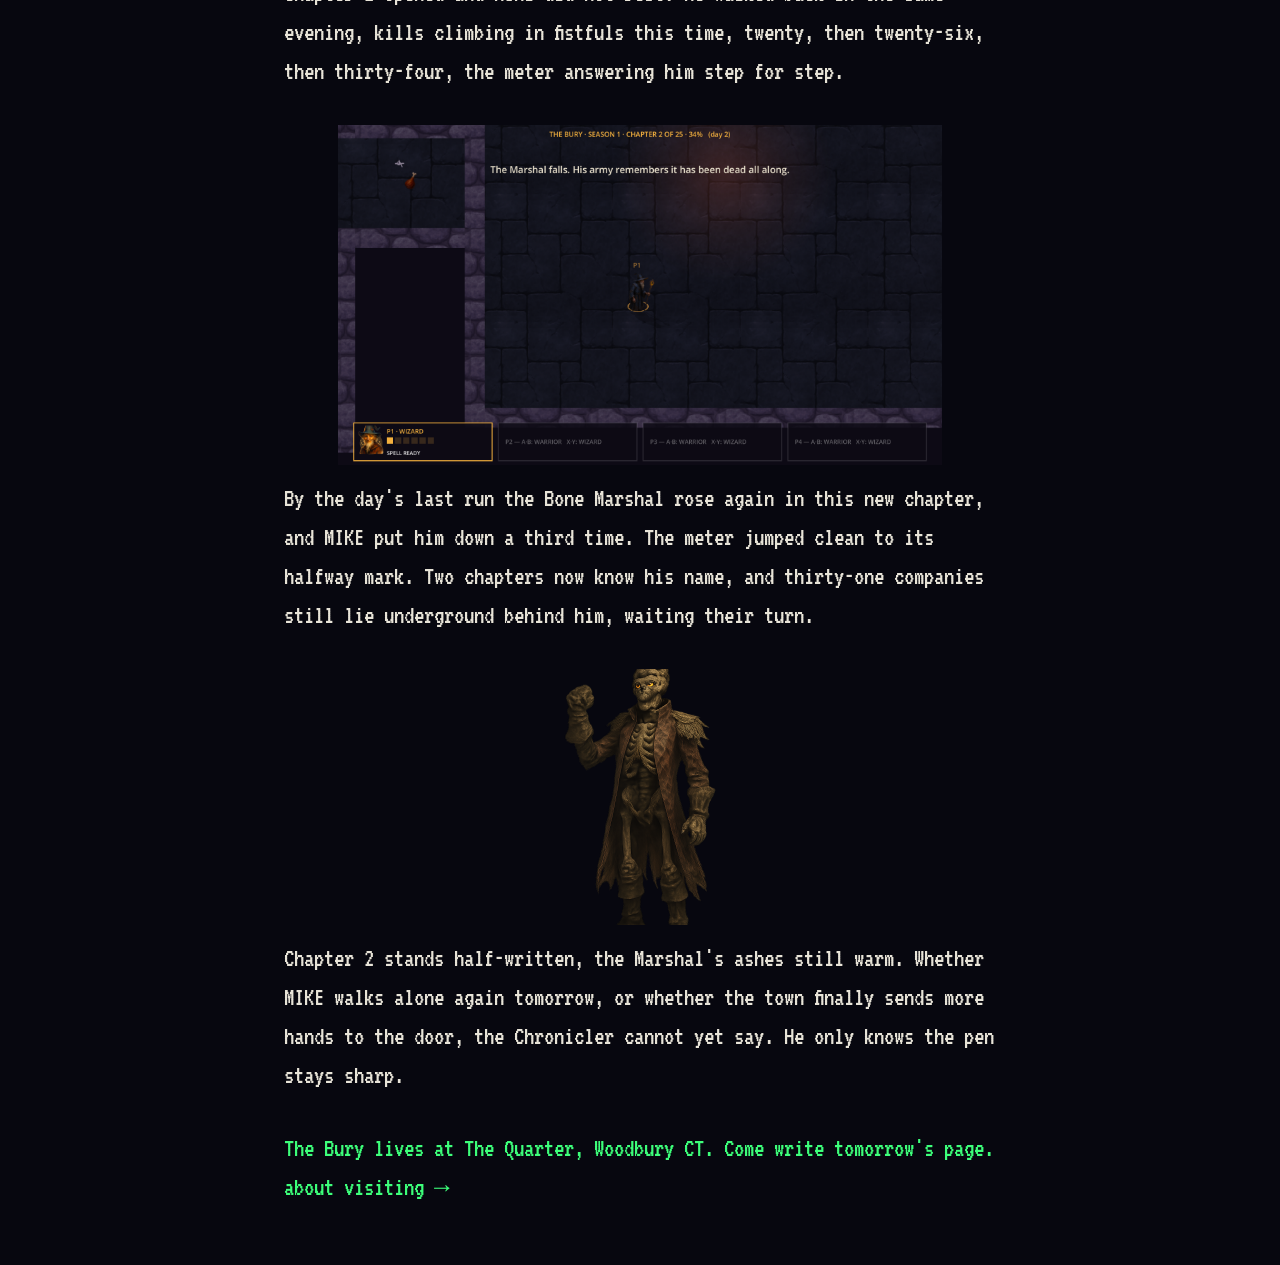
<file: world/chronicle/2026-07-23/index.html>
<!DOCTYPE html>
<html lang="en"><head>
<meta charset="utf-8"><meta name="viewport" content="width=device-width, initial-scale=1">
<title>The Daily Chronicle — 2026-07-23 — The Quarter</title>
<link rel="icon" type="image/svg+xml" href="/favicon.svg">
<link rel="preconnect" href="https://fonts.googleapis.com">
<link rel="preconnect" href="https://fonts.gstatic.com" crossorigin>
<link href="https://fonts.googleapis.com/css2?family=Press+Start+2P&family=VT323&display=swap" rel="stylesheet">
<link rel="stylesheet" href="/styles.css">
<style>
.article{max-width:760px;margin:0 auto;padding:24px}
.article h1{font-family:'Press Start 2P';font-size:22px;line-height:1.6;color:var(--amber)}
.dateline{color:var(--green);font-size:22px;margin:8px 0 26px}
.beat{margin:34px 0}
.beat img{max-width:100%;max-height:340px;display:block;margin:0 auto 14px;image-rendering:auto}
.beat p{font-size:26px;line-height:1.5;color:#e8e4d8}
.hearth{display:inline-block;margin:10px 0 30px}
#show{position:fixed;inset:0;background:#050409;display:none;z-index:50;
  align-items:center;justify-content:center;flex-direction:column;text-align:center}
#show.on{display:flex}
#show img{max-width:min(80vw,900px);max-height:60vh;animation:kb 9s ease-in-out infinite alternate}
#show p{font-size:27px;color:#e8e4d8;max-width:760px;padding:0 24px;line-height:1.5}
#show .hint{position:absolute;bottom:18px;font-size:18px;color:#777}
@keyframes kb{from{transform:scale(1)}to{transform:scale(1.07) translateY(-8px)}}
.backlink{font-size:20px}
</style></head><body>
<nav class="nav">
  <a class="brand" href="/">THE QUARTER</a>
  <span>
    <a href="/game/">The Game</a>
    <a href="/world/">The World</a>
    <a href="/devlog/">Devlog</a>
    <a href="/visit/">Visit</a>
  </span>
</nav>
<div class="article">
  <div class="backlink"><a href="/world/chronicle/">« the season's book</a></div>
  <h1>One Man, Thirty-Six Doors</h1>
  <div class="dateline">THE DAILY CHRONICLE · 2026-07-23</div>
  <a class="btn hearth" id="listen" href="#">◈ LISTEN AT THE HEARTH</a>
  
    <section class="beat">
      <img src="/world/chronicle/art/warrior.png" alt="" loading="lazy">
      <p>MIKE went down alone again today, same as every day this week. No banners, no second company at his back, just one man walking into Chapter 1 over and over until the walking became the whole story. The meter crept up in small, stubborn steps: seven, nine, eleven.</p>
    </section>
    <section class="beat">
      <img src="/data/shots/shot_1784835828.png" alt="" loading="lazy">
      <p>Then the ground shook and the Bone Marshal fell, cut down twice more before the sun set on Chapter 1. The meter surged each time like a held breath let go. By day's end the book of that chapter closed for good, one hundred percent, and the town felt it turn.</p>
    </section>
    <section class="beat">
      <img src="/data/shots/shot_1784849344.png" alt="" loading="lazy">
      <p>Chapter 2 opened and MIKE did not rest. He walked back in the same evening, kills climbing in fistfuls this time, twenty, then twenty-six, then thirty-four, the meter answering him step for step.</p>
    </section>
    <section class="beat">
      <img src="/data/shots/shot_1784855832.png" alt="" loading="lazy">
      <p>By the day's last run the Bone Marshal rose again in this new chapter, and MIKE put him down a third time. The meter jumped clean to its halfway mark. Two chapters now know his name, and thirty-one companies still lie underground behind him, waiting their turn.</p>
    </section>
    <section class="beat">
      <img src="/world/chronicle/art/marshal.png" alt="" loading="lazy">
      <p>Chapter 2 stands half-written, the Marshal's ashes still warm. Whether MIKE walks alone again tomorrow, or whether the town finally sends more hands to the door, the Chronicler cannot yet say. He only knows the pen stays sharp.</p>
    </section>
  <section class="beat">
    <p style="color:var(--green)">The Bury lives at The Quarter, Woodbury CT.
    Come write tomorrow's page. <a href="/visit/">about visiting →</a></p>
  </section>
</div>
<div id="show"><img id="s-img"><p id="s-txt"></p>
<div class="hint">click: next · esc: leave the hearth · <span id="mtoggle" style="cursor:pointer"></span></div></div>
<script>
const BEATS = [{"text": "MIKE went down alone again today, same as every day this week. No banners, no second company at his back, just one man walking into Chapter 1 over and over until the walking became the whole story. The meter crept up in small, stubborn steps: seven, nine, eleven.", "src": "/world/chronicle/art/warrior.png", "audio": "/world/chronicle/2026-07-23/beat-0.mp3", "music": {"bed": "chronicle-opening", "bedAction": "start", "bedNext": "exploration-discovery", "sting": null}}, {"text": "Then the ground shook and the Bone Marshal fell, cut down twice more before the sun set on Chapter 1. The meter surged each time like a held breath let go. By day's end the book of that chapter closed for good, one hundred percent, and the town felt it turn.", "src": "/data/shots/shot_1784835828.png", "audio": "/world/chronicle/2026-07-23/beat-1.mp3", "music": {"bed": "exploration-discovery", "bedAction": "continue", "bedNext": null, "sting": null}}, {"text": "Chapter 2 opened and MIKE did not rest. He walked back in the same evening, kills climbing in fistfuls this time, twenty, then twenty-six, then thirty-four, the meter answering him step for step.", "src": "/data/shots/shot_1784849344.png", "audio": "/world/chronicle/2026-07-23/beat-2.mp3", "music": {"bed": "exploration-discovery", "bedAction": "continue", "bedNext": null, "sting": null}}, {"text": "By the day's last run the Bone Marshal rose again in this new chapter, and MIKE put him down a third time. The meter jumped clean to its halfway mark. Two chapters now know his name, and thirty-one companies still lie underground behind him, waiting their turn.", "src": "/data/shots/shot_1784855832.png", "audio": "/world/chronicle/2026-07-23/beat-3.mp3", "music": {"bed": "battle", "bedAction": "crossfade", "bedNext": null, "sting": null}}, {"text": "Chapter 2 stands half-written, the Marshal's ashes still warm. Whether MIKE walks alone again tomorrow, or whether the town finally sends more hands to the door, the Chronicler cannot yet say. He only knows the pen stays sharp.", "src": "/world/chronicle/art/marshal.png", "audio": "/world/chronicle/2026-07-23/beat-4.mp3", "music": {"bed": "chronicle-closing", "bedAction": "crossfade", "bedNext": null, "sting": null}}];
const CUES = {"exploration-discovery": {"url": "/world/chronicle/music/exploration-discovery.mp3", "duration": 25.32, "loopMode": "crossfade", "narrationVol": 0.22, "pauseVol": 0.45, "fadeIn": 1.6, "fadeOut": 2.4, "sting": false, "gain": 0.864}, "battle": {"url": "/world/chronicle/music/battle.mp3", "duration": 24.24, "loopMode": "crossfade", "narrationVol": 0.18, "pauseVol": 0.4, "fadeIn": 0.8, "fadeOut": 1.8, "sting": false, "gain": 0.973}, "chronicle-closing": {"url": "/world/chronicle/music/chronicle-closing.mp3", "duration": 14.352, "loopMode": "none", "narrationVol": 0.3, "pauseVol": 0.58, "fadeIn": 0.6, "fadeOut": 3.0, "sting": false, "gain": 1.371}, "chronicle-opening": {"url": "/world/chronicle/music/chronicle-opening.mp3", "duration": 9.84, "loopMode": "none", "narrationVol": 0.34, "pauseVol": 0.6, "fadeIn": 0.2, "fadeOut": 2.2, "sting": false, "gain": 1.027}};
const show = document.getElementById('show');
let i = -1, player = new Audio();

/* ---- the score: two bed decks (for crossfades), one sting deck. ----
   The build-time plan in BEATS[i].music is EXECUTED here, never chosen.
   All playback begins inside the user's LISTEN click. If anything about
   the music fails, narration continues and silence is the fallback. */
const mx = {
  a: new Audio(), b: new Audio(), st: new Audio(), live: 'a',
  bed: null, ramps: [], dead: new Set(), narr: false, sting: false,
  master: 1.0, off: localStorage.getItem('chron.music') === 'off',
  tick: null, looping: false,
};
for (const el of [mx.a, mx.b, mx.st]) { el.preload = 'none'; el.volume = 0; }
const warm = new Audio(); warm.preload = 'none'; warm.volume = 0;
function prewarm() {
  // Fetch the next beat's cue ahead of its entrance — no gap on arrival.
  const nxt = (i >= 0 && i + 1 < BEATS.length) ? BEATS[i + 1].music : null;
  if (!nxt) return;
  const want = (nxt.bed && nxt.bed !== mx.bed && cue(nxt.bed)) ? nxt.bed
             : (nxt.sting && cue(nxt.sting)) ? nxt.sting : null;
  if (want) { warm.src = cue(want).url; warm.preload = 'auto'; warm.load(); }
}
function cue(id) { return (id && CUES[id] && !mx.dead.has(id)) ? CUES[id] : null; }
function bedTarget() {
  const c = cue(mx.bed);
  if (!c || mx.off) return 0;
  let v = mx.narr ? c.narrationVol : c.pauseVol;
  if (mx.sting) v *= 0.5;               // stings own the moment
  return v * (c.gain || 1) * mx.master; // gain: build-time loudness leveling
}
function ramp(el, to, dur) {
  mx.ramps = mx.ramps.filter(r => r.el !== el);
  mx.ramps.push({el, from: el.volume, to, t0: performance.now(), dur: Math.max(dur, 0.05) * 1000});
}
function mixTick() {
  const now = performance.now();
  mx.ramps = mx.ramps.filter(r => {
    const t = Math.min(1, (now - r.t0) / r.dur);
    // Equal-power shaping: rises follow sin, falls follow cos.
    const s = r.to > r.from ? Math.sin(t * Math.PI / 2) : 1 - Math.cos(t * Math.PI / 2);
    r.el.volume = Math.max(0, Math.min(1, r.from + (r.to - r.from) * s));
    if (t >= 1 && r.to === 0) r.el.pause();
    return t < 1;
  });
  // Bed self-crossfade: loop a cue into itself before its seam shows.
  const c = cue(mx.bed), el = mx[mx.live];
  if (c && c.loopMode === 'crossfade' && el.duration > 0 &&
      el.duration - el.currentTime < 1.6 && !mx.looping) {
    mx.looping = true;
    const idle = mx[mx.live === 'a' ? 'b' : 'a'];
    idle.src = c.url; idle.currentTime = 0;
    idle.play().catch(() => {});
    ramp(idle, bedTarget(), 1.5); ramp(el, 0, 1.5);
    mx.live = mx.live === 'a' ? 'b' : 'a';
    setTimeout(() => mx.looping = false, 2000);
  }
}
function reduck(dur) { const el = mx[mx.live]; if (mx.bed) ramp(el, bedTarget(), dur || 0.8); }
function setBed(id, action, fresh) {
  if (action === 'continue' && id === mx.bed) { reduck(0.8); return; }
  const old = mx[mx.live], oc = cue(mx.bed);
  if (!id || action === 'stop' || !cue(id)) {
    if (mx.bed) ramp(old, 0, oc ? oc.fadeOut : 1.5);
    mx.bed = null; return;
  }
  const c = cue(id);
  const next = mx[mx.live === 'a' ? 'b' : 'a'];
  // The topic changed: the old piece leaves NOW, not on its own time.
  if (mx.bed) ramp(old, 0, 0.6);
  next.src = c.url; next.currentTime = 0;
  next.onerror = () => { mx.dead.add(id); next.pause(); if (mx.bed === id) mx.bed = null; };
  next.onended = () => {
    if (mx.bed !== id) return;
    const plan = (i >= 0 && BEATS[i].music) || {};
    if (c.loopMode === 'none' && plan.bedNext && cue(plan.bedNext))
      setBed(plan.bedNext, 'start');
    else if (c.loopMode === 'none') mx.bed = null;
  };
  next.play().catch(() => {});
  mx.live = mx.live === 'a' ? 'b' : 'a';
  mx.bed = id;
  ramp(next, bedTarget(), fresh ? c.fadeIn : Math.max(c.fadeIn, 1.2));
}
function playSting(id) {
  const c = cue(id);
  if (!c || mx.off) return;
  mx.st.src = c.url; mx.st.currentTime = 0;
  mx.st.volume = 0; mx.sting = true; reduck(0.5);
  mx.st.onended = mx.st.onerror = () => { mx.sting = false; reduck(1.2); };
  mx.st.play().catch(() => { mx.sting = false; });
  ramp(mx.st, (mx.narr ? c.narrationVol : c.pauseVol) * (c.gain || 1) * mx.master, c.fadeIn);
}
function stopMusic(hard) {
  for (const el of [mx.a, mx.b, mx.st]) ramp(el, 0, hard ? 0.3 : 1.2);
  mx.bed = null; mx.sting = false;
}
function mtoggle() {
  mx.off = !mx.off;
  localStorage.setItem('chron.music', mx.off ? 'off' : 'on');
  document.getElementById('mtoggle').textContent = mx.off ? '♪ music: off' : '♪ music: on';
  if (mx.off) stopMusic(false); else if (i >= 0) applyPlan(BEATS[i].music, true);
  reduck(0.8);
}
function applyPlan(plan, rejoin) {
  if (!plan) return;
  if (!mx.off) setBed(plan.bed, rejoin ? 'start' : plan.bedAction, i === 0);
  if (plan.sting && !rejoin) playSting(plan.sting);
}
/* --------------------------------------------------------------- */
function step() {
  i++;
  if (i >= BEATS.length) return leave();
  document.getElementById('s-img').src = BEATS[i].src;
  document.getElementById('s-txt').textContent = BEATS[i].text;
  applyPlan(BEATS[i].music, false);
  prewarm();
  if (BEATS[i].audio) {
    // The bed dips first; the Chronicler enters on settled ground.
    mx.narr = true; reduck(0.7);
    player.src = BEATS[i].audio;
    setTimeout(() => player.play().catch(() => {}), i === 0 ? 900 : 350);
  } else { mx.narr = false; reduck(1.2); }
}
function leave() {
  show.classList.remove('on'); player.pause(); stopMusic(true);
  mx.narr = false; i = -1;
  // Let the fade-out ramps finish BEFORE the mixer dies, then hard-stop
  // everything — nothing may keep singing after the hearth goes dark.
  setTimeout(() => {
    if (i >= 0) return;                       // re-entered meanwhile
    for (const el of [mx.a, mx.b, mx.st]) { el.pause(); el.volume = 0; }
    if (mx.tick) { clearInterval(mx.tick); mx.tick = null; }
  }, 500);
}
const btn = document.getElementById('listen');
if (btn) btn.addEventListener('click', e => {
  e.preventDefault();
  if (show.classList.contains('on')) return;   // no double-start
  show.classList.add('on'); i = -1;
  document.getElementById('mtoggle').textContent = mx.off ? '♪ music: off' : '♪ music: on';
  if (!mx.tick) mx.tick = setInterval(mixTick, 50);
  step();
});
document.getElementById('mtoggle').addEventListener('click', e => { e.stopPropagation(); mtoggle(); });
player.addEventListener('ended', () => {
  mx.narr = false;
  if (i === BEATS.length - 1) {
    // The last words are spoken: let the score hold the room a moment,
    // then close the hearth softly on its own.
    reduck(1.6);
    setTimeout(() => { if (i === BEATS.length - 1) { stopMusic(false); leave(); } }, 4200);
    return;
  }
  // Peek at the next beat: if its plan changes the music, the old cue
  // fades right away — never a swell of the outgoing piece at the seam.
  const nxt = (i >= 0 && i + 1 < BEATS.length) ? BEATS[i + 1].music : null;
  const changing = nxt && (nxt.bedAction === 'crossfade' || nxt.bedAction === 'stop'
      || (nxt.bed && nxt.bed !== mx.bed));
  if (changing && mx.bed) ramp(mx[mx.live], 0, 0.8);
  else reduck(1.4);
  setTimeout(() => { if (i >= 0 && !mx.narr) step(); }, 1200);
});
player.addEventListener('pause', () => { if (i >= 0 && !player.ended) { mx.narr = false; reduck(1.0); } });
show.addEventListener('click', () => { if (i >= 0) step(); });
document.addEventListener('keydown', e => { if (e.key === 'Escape') leave(); });
</script>
</body></html>
</file>
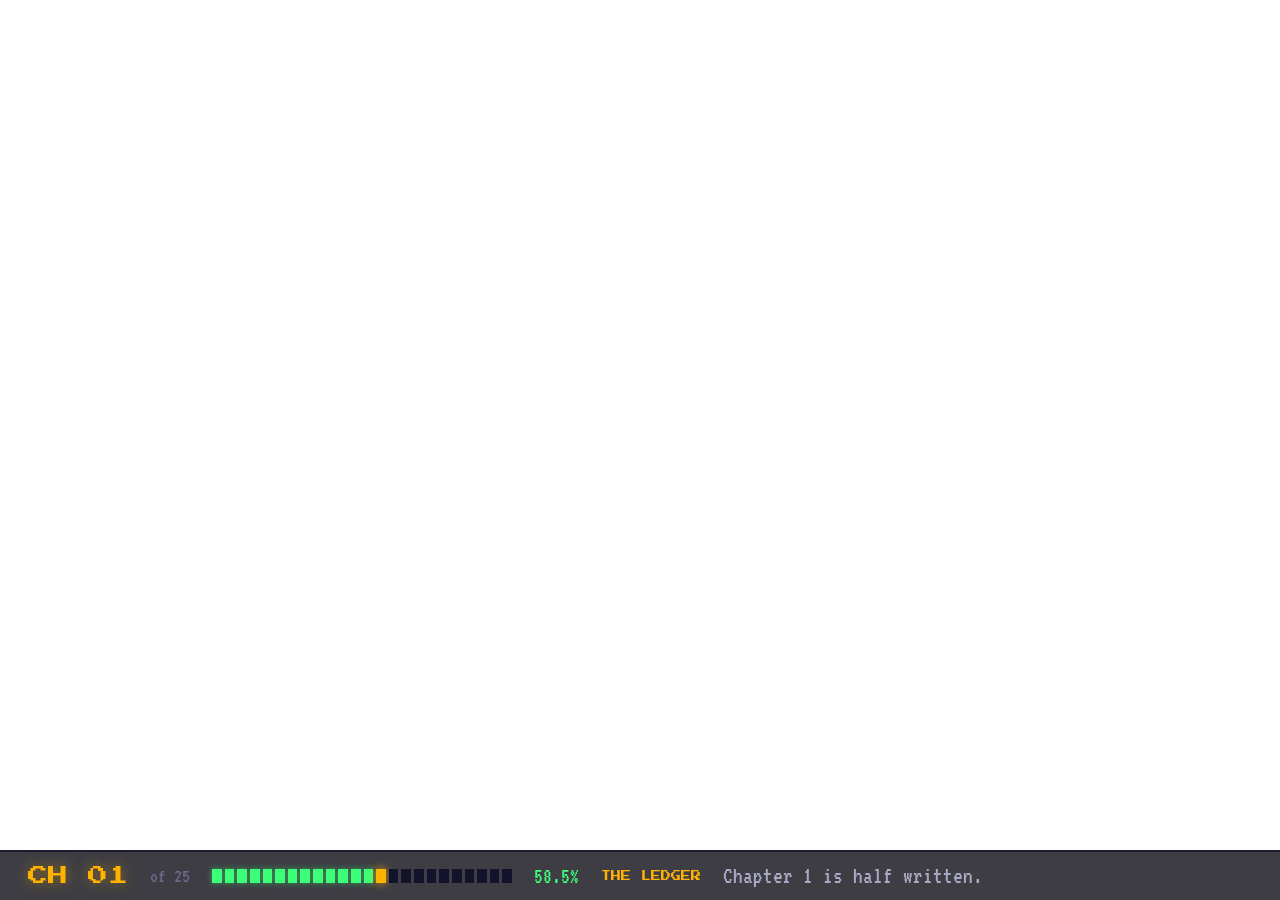
<file: overlay.html>
<!doctype html>
<html lang="en">
<head>
<meta charset="utf-8">
<title>The Quarter — Stream Overlay</title>
<!-- OBS: add as Browser Source, 1920x1080, URL:
     http://localhost:8130/overlay.html  (or https://thequarterarcade.com/overlay.html)
     Background is transparent; the bar sits at the bottom edge. -->
<link rel="preconnect" href="https://fonts.googleapis.com">
<link rel="preconnect" href="https://fonts.gstatic.com" crossorigin>
<link href="https://fonts.googleapis.com/css2?family=Press+Start+2P&family=VT323&display=swap" rel="stylesheet">
<style>
  * { box-sizing: border-box; margin: 0; }
  html, body { background: transparent; overflow: hidden; }
  #bar {
    position: fixed; left: 0; right: 0; bottom: 0;
    display: none; align-items: center; gap: 22px;
    padding: 12px 28px;
    background: rgba(7, 7, 15, 0.78);
    border-top: 2px solid #1c1c33;
    font-family: 'VT323', monospace; color: #d8d8e8;
  }
  .ch { font-family: 'Press Start 2P', monospace; font-size: 20px; color: #ffb300;
        text-shadow: 0 0 14px rgba(255,179,0,0.5); white-space: nowrap; }
  .of { font-size: 20px; color: #6a6a8a; white-space: nowrap; }
  .segs { display: flex; gap: 3px; width: 300px; flex-shrink: 0; }
  .seg { flex: 1; height: 14px; background: #12122a; }
  .seg.on { background: #3dff7a; box-shadow: 0 0 6px rgba(61,255,122,0.5); }
  .seg.edge { background: #ffb300; box-shadow: 0 0 10px rgba(255,179,0,0.8); }
  .pct { font-size: 22px; color: #3dff7a; white-space: nowrap; }
  .label { font-family: 'Press Start 2P', monospace; font-size: 10px; color: #ffb300;
           white-space: nowrap; }
  .line { font-size: 24px; color: #a8a8c4; white-space: nowrap; overflow: hidden;
          text-overflow: ellipsis; flex: 1; transition: opacity .4s; }
  .line.proclamation { color: #ffb9a8; }
</style>
</head>
<body>
<div id="bar">
  <span class="ch" id="ch">CH --</span>
  <span class="of">of 25</span>
  <div class="segs" id="segs"></div>
  <span class="pct" id="pct">--%</span>
  <span class="label">THE LEDGER</span>
  <span class="line" id="line"></span>
</div>
<script>
  const segsEl = document.getElementById('segs');
  for (let i = 0; i < 24; i++) {
    const d = document.createElement('div');
    d.className = 'seg';
    segsEl.appendChild(d);
  }
  let lastText = '';
  async function refresh() {
    try {
      const r = await fetch('data/world.json', {cache: 'no-store'});
      if (!r.ok) throw new Error(r.status);
      const w = await r.json();
      const s = w.state;
      document.getElementById('bar').style.display = 'flex';
      document.getElementById('ch').textContent = 'CH ' + String(s.chapter).padStart(2, '0');
      document.getElementById('pct').textContent = s.meter.toFixed(1) + '%';
      const filled = Math.round((Math.min(s.meter, 100) / 100) * 24);
      segsEl.childNodes.forEach((d, i) => {
        d.className = 'seg' + (i < filled ? (i === filled - 1 ? ' on edge' : ' on') : '');
      });
      const e = (w.recent || [])[0];
      const lineEl = document.getElementById('line');
      if (e && e.text !== lastText) {
        lastText = e.text;
        lineEl.style.opacity = 0;
        setTimeout(() => {
          lineEl.textContent = e.text;
          lineEl.className = 'line ' + (e.prominence === 'proclamation' ? 'proclamation' : '');
          lineEl.style.opacity = 1;
        }, 400);
      }
    } catch (err) {
      document.getElementById('bar').style.display = 'none';
    }
  }
  refresh();
  setInterval(refresh, 2000);
</script>
</body>
</html>
</file>
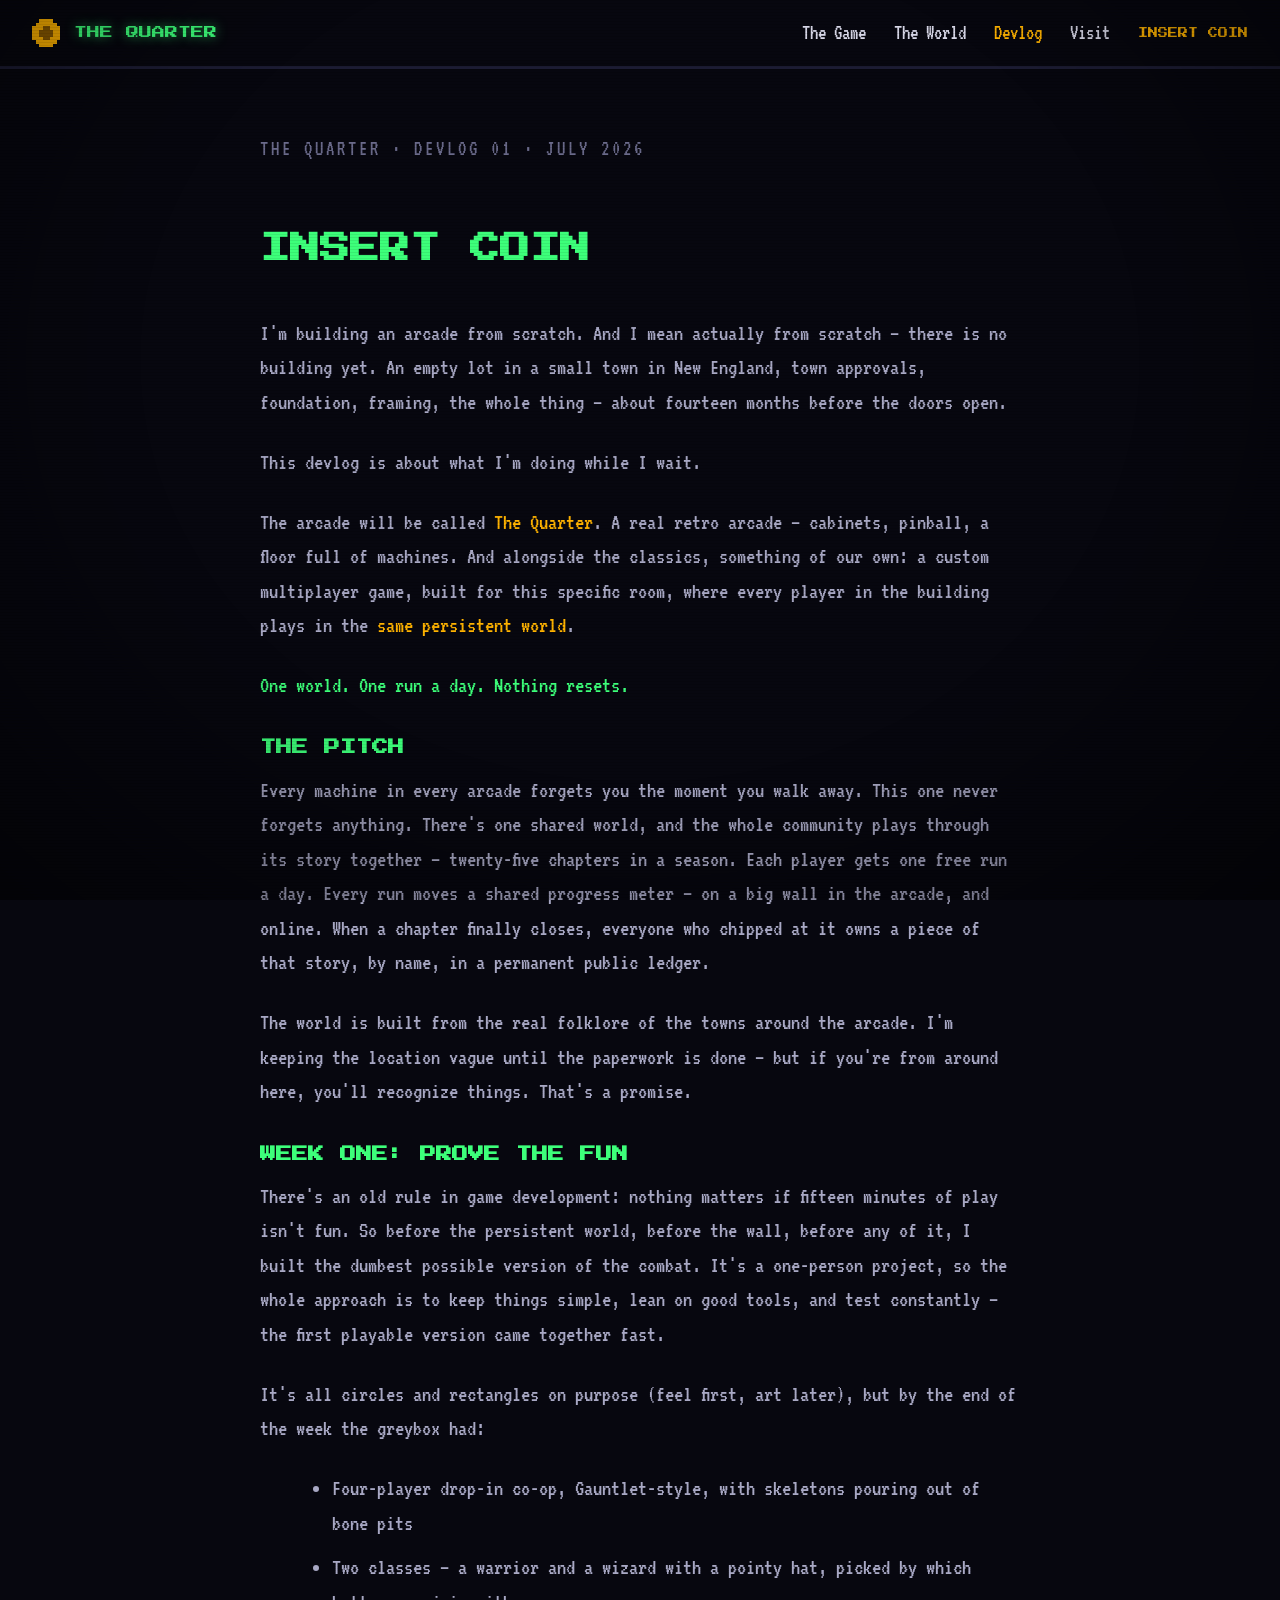
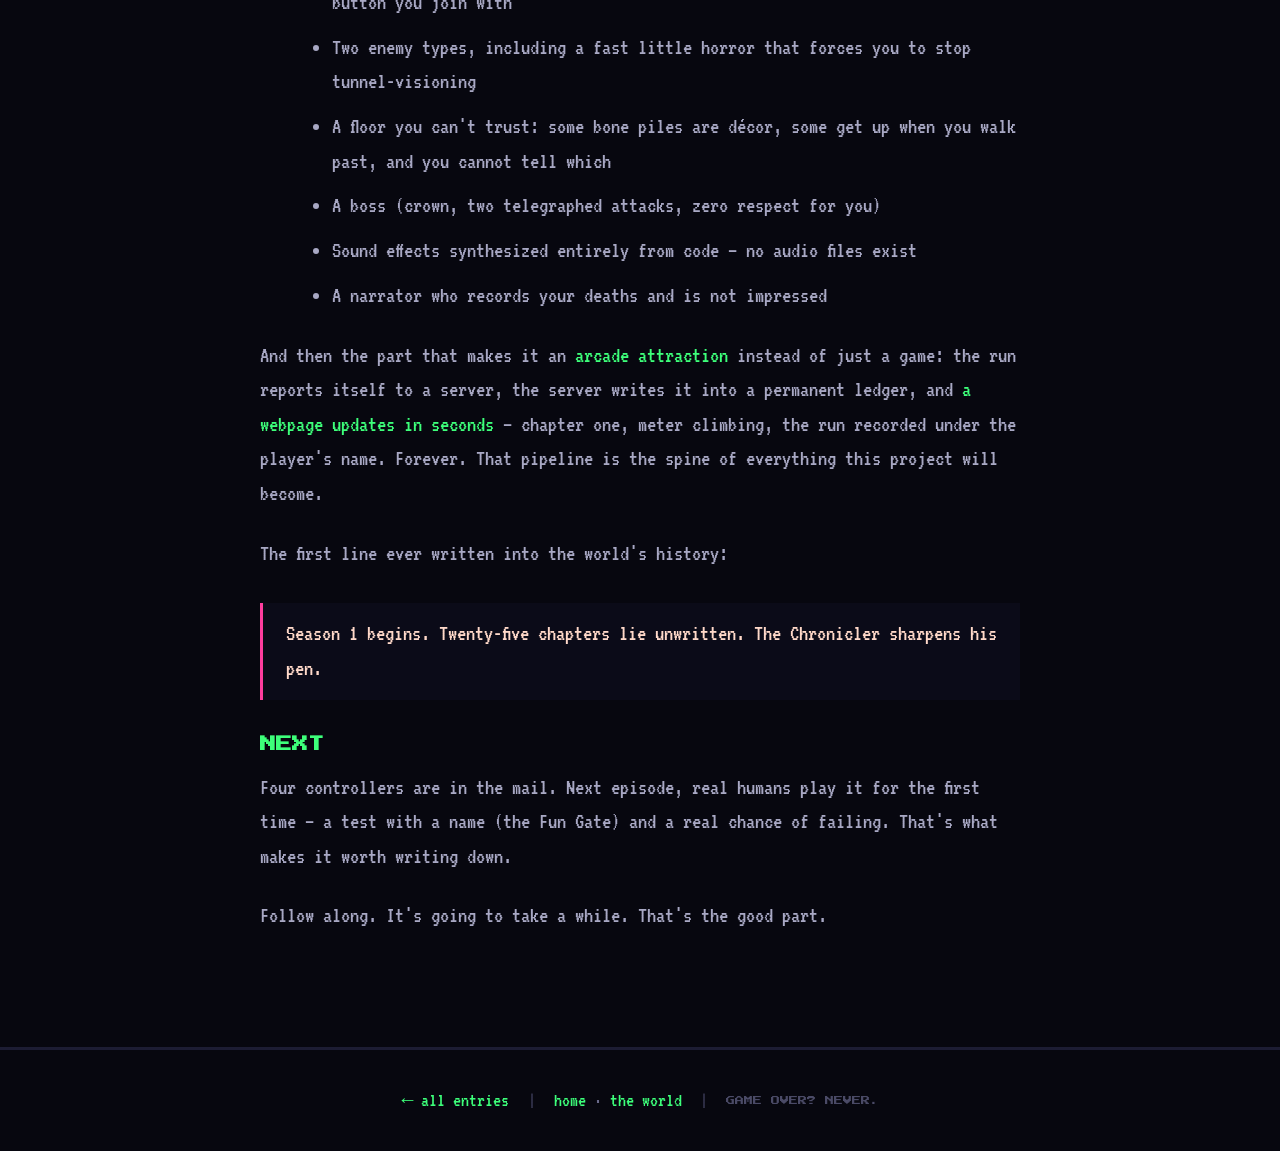
<file: devlog/insert-coin.html>
<!doctype html>
<html lang="en">
<head>
<meta charset="utf-8">
<meta name="viewport" content="width=device-width, initial-scale=1">
<title>Insert Coin — The Quarter Devlog 01</title>
<meta name="description" content="Devlog 01: an arcade with no building yet, a game that can only exist inside it, and week one — proving the fun before anything else.">
<link rel="icon" type="image/svg+xml" href="/favicon.svg">
<link rel="preconnect" href="https://fonts.googleapis.com">
<link rel="preconnect" href="https://fonts.gstatic.com" crossorigin>
<link href="https://fonts.googleapis.com/css2?family=Press+Start+2P&family=VT323&display=swap" rel="stylesheet">
<link rel="stylesheet" href="/styles.css">
</head>
<body>
<div class="scanlines"></div>
<div class="vignette"></div>

<nav class="nav">
  <a class="brand" href="/">
    <svg width="28" height="28" viewBox="0 0 8 8" shape-rendering="crispEdges" aria-hidden="true"><rect x="2" y="0" width="4" height="1" fill="#ffb300"/><rect x="1" y="1" width="6" height="1" fill="#ffb300"/><rect x="0" y="2" width="8" height="4" fill="#ffb300"/><rect x="1" y="6" width="6" height="1" fill="#ffb300"/><rect x="2" y="7" width="4" height="1" fill="#ffb300"/><rect x="3" y="2" width="2" height="4" fill="#8a5a00"/><rect x="2" y="3" width="1" height="2" fill="#8a5a00"/><rect x="5" y="3" width="1" height="2" fill="#8a5a00"/></svg>
    <span>THE QUARTER</span>
  </a>
  <div class="links">
    <a href="/game/">The Game</a>
    <a href="/world/">The World</a>
    <a href="/devlog/" class="here">Devlog</a>
    <a href="/visit/">Visit</a>
    <span class="insert-coin">INSERT COIN</span>
  </div>
</nav>

<section class="section" style="padding-top: 64px;">
  <div class="prose">
    <div class="kicker dim center" style="margin-bottom: 8px;">THE QUARTER · DEVLOG 01 · JULY 2026</div>
    <h2 class="px center" style="margin-bottom: 44px; font-size: clamp(20px, 5vw, 30px);">INSERT COIN</h2>

    <p>I'm building an arcade from scratch. And I mean actually from scratch —
    there is no building yet. An empty lot in a small town in New England, town
    approvals, foundation, framing, the whole thing — about fourteen months
    before the doors open.</p>

    <p>This devlog is about what I'm doing while I wait.</p>

    <p>The arcade will be called <strong>The Quarter</strong>. A real retro
    arcade — cabinets, pinball, a floor full of machines. And alongside the
    classics, something of our own: a custom multiplayer game, built for this
    specific room, where every player in the building plays in the
    <strong>same persistent world</strong>.</p>

    <p><em>One world. One run a day. Nothing resets.</em></p>

    <h2>THE PITCH</h2>

    <p>Every machine in every arcade forgets you the moment you walk away. This
    one never forgets anything. There's one shared world, and the whole community
    plays through its story together — twenty-five chapters in a season. Each
    player gets one free run a day. Every run moves a shared progress meter — on
    a big wall in the arcade, and online. When a chapter finally closes, everyone
    who chipped at it owns a piece of that story, by name, in a permanent public
    ledger.</p>

    <p>The world is built from the real folklore of the towns around the arcade.
    I'm keeping the location vague until the paperwork is done — but if you're
    from around here, you'll recognize things. That's a promise.</p>

    <h2>WEEK ONE: PROVE THE FUN</h2>

    <p>There's an old rule in game development: nothing matters if fifteen
    minutes of play isn't fun. So before the persistent world, before the wall,
    before any of it, I built the dumbest possible version of the combat.
    It's a one-person project, so the whole approach is to keep things simple,
    lean on good tools, and test constantly — the first playable version came
    together fast.</p>

    <p>It's all circles and rectangles on purpose (feel first, art later), but
    by the end of the week the greybox had:</p>

    <ul>
      <li>Four-player drop-in co-op, Gauntlet-style, with skeletons pouring out
          of bone pits</li>
      <li>Two classes — a warrior and a wizard with a pointy hat, picked by
          which button you join with</li>
      <li>Two enemy types, including a fast little horror that forces you to
          stop tunnel-visioning</li>
      <li>A floor you can't trust: some bone piles are décor, some get up when
          you walk past, and you cannot tell which</li>
      <li>A boss (crown, two telegraphed attacks, zero respect for you)</li>
      <li>Sound effects synthesized entirely from code — no audio files
          exist</li>
      <li>A narrator who records your deaths and is not impressed</li>
    </ul>

    <p>And then the part that makes it an <em>arcade attraction</em> instead of
    just a game: the run reports itself to a server, the server writes it into
    a permanent ledger, and <a href="/world/">a webpage updates in seconds</a> —
    chapter one, meter climbing, the run recorded under the player's name.
    Forever. That pipeline is the spine of everything this project will
    become.</p>

    <p>The first line ever written into the world's history:</p>

    <blockquote>Season 1 begins. Twenty-five chapters lie unwritten. The Chronicler sharpens his pen.</blockquote>

    <h2>NEXT</h2>

    <p>Four controllers are in the mail. Next episode, real humans play it for
    the first time — a test with a name (the Fun Gate) and a real chance of
    failing. That's what makes it worth writing down.</p>

    <p>Follow along. It's going to take a while. That's the good part.</p>
  </div>
</section>

<footer class="site">
  <span><a href="index.html">← all entries</a></span>
  <span class="sep">|</span>
  <span><a href="/">home</a> · <a href="/world/">the world</a></span>
  <span class="sep">|</span>
  <span class="game-over">GAME OVER? NEVER.</span>
</footer>
</body>
</html>
</file>
<file: styles.css>
/* The Quarter — retro CRT design system (from the homepage design handoff).
   Pixel headings (Press Start 2P), terminal body (VT323), neon on near-black. */

:root {
  --bg: #07070f; --panel: #0b0b18; --panel2: #0d0d1f;
  --line: #1c1c33; --line2: #12122a;
  --text: #d8d8e8; --body: #a8a8c4; --dim: #6a6a8a; --faint: #4a4a66; --ghost: #33334d;
  --green: #3dff7a; --amber: #ffb300; --pink: #ff3d9e; --cyan: #29d9ff; --red: #ff3d3d;
  --pixel: 'Press Start 2P', monospace;
  --term: 'VT323', monospace;
}
* { box-sizing: border-box; margin: 0; }
html { scroll-behavior: smooth; }
body {
  background: var(--bg); color: var(--text); font-family: var(--term);
  font-size: 21px; line-height: 1.45; min-height: 100vh; overflow-x: hidden;
}
a { color: var(--green); text-decoration: none; }
a:hover { color: var(--amber); }
::selection { background: var(--pink); color: var(--bg); }

@keyframes blink { 0%, 49% { opacity: 1; } 50%, 100% { opacity: 0; } }
@keyframes pulse { 0%, 100% { opacity: 1; } 50% { opacity: 0.35; } }
@keyframes ticker { 0% { transform: translateX(0); } 100% { transform: translateX(-50%); } }
@keyframes flicker { 0%, 100% { opacity: 0.13; } 92% { opacity: 0.13; } 93% { opacity: 0.22; }
                     94% { opacity: 0.10; } 96% { opacity: 0.18; } }
@keyframes glowpulse { 0%, 100% { box-shadow: 0 0 24px rgba(255,179,0,0.5); }
                       50% { box-shadow: 0 0 8px rgba(255,179,0,0.2); } }

/* CRT overlays */
.scanlines { position: fixed; inset: 0; z-index: 90; pointer-events: none;
  background: repeating-linear-gradient(0deg, rgba(0,0,0,0) 0px, rgba(0,0,0,0) 2px,
              rgba(0,0,0,0.55) 2px, rgba(0,0,0,0.55) 3px);
  opacity: 0.13; animation: flicker 6s linear infinite; }
.vignette { position: fixed; inset: 0; z-index: 91; pointer-events: none;
  background: radial-gradient(ellipse at 50% 40%, rgba(0,0,0,0) 55%, rgba(0,0,0,0.5) 100%); }

/* Nav */
.nav { display: flex; align-items: center; justify-content: space-between; gap: 24px;
  padding: 18px 32px; border-bottom: 3px solid var(--line); position: relative; z-index: 10;
  flex-wrap: wrap; }
.nav .brand { display: flex; align-items: center; gap: 14px; color: var(--green); }
.nav .brand span { font-family: var(--pixel); font-size: 13px;
  text-shadow: 0 0 12px rgba(61,255,122,0.6); }
.nav .links { display: flex; align-items: center; gap: 28px; font-size: 21px; flex-wrap: wrap; }
.nav .links a { color: var(--text); }
.nav .links a:hover, .nav .links a.here { color: var(--amber); }
.insert-coin { font-family: var(--pixel); font-size: 10px; color: var(--amber);
  animation: blink 1.2s step-end infinite; }

/* Layout */
.max { max-width: 1160px; margin: 0 auto; }
.section { position: relative; z-index: 5; padding: 88px 32px; }
.section.band { background: var(--panel); border-top: 3px solid var(--line);
  border-bottom: 3px solid var(--line); }

/* Type */
.pixel { font-family: var(--pixel); }
h1.pixel-title { font-family: var(--pixel); font-size: 64px; line-height: 1.2;
  color: #f2f2ff; text-shadow: 4px 4px 0 var(--pink), -4px -4px 0 var(--cyan),
  0 0 40px rgba(61,255,122,0.35); }
h2.px { font-family: var(--pixel); font-size: 30px; line-height: 1.5; color: #f2f2ff; }
.kicker { font-size: 21px; letter-spacing: 3px; }
.kicker.pink { color: var(--pink); } .kicker.cyan { color: var(--cyan); }
.kicker.dim { color: var(--dim); }
.badge { display: inline-block; border: 2px solid var(--amber); color: var(--amber);
  font-size: 20px; letter-spacing: 3px; padding: 4px 16px; }
.lede { font-size: 24px; line-height: 1.45; color: var(--body); }
.hint { color: var(--dim); }

/* Buttons */
.btn { display: inline-block; font-family: var(--pixel); font-size: 13px;
  padding: 18px 28px; background: var(--green); color: var(--bg);
  border: 4px solid var(--green); box-shadow: 6px 6px 0 #14662f; }
.btn:hover { background: var(--amber); border-color: var(--amber);
  box-shadow: 6px 6px 0 #6b4a00; color: var(--bg); }
.btn.ghost { background: transparent; color: var(--green); }
.btn.ghost:hover { background: transparent; color: var(--amber); }
.press-start { font-family: var(--pixel); font-size: 11px; color: var(--faint);
  animation: blink 1.6s step-end infinite; }

/* Panels & cards */
.panel { border: 3px solid var(--line); background: var(--panel); }
.panel.deep { background: var(--bg); }
.feature { border: 3px solid var(--line); padding: 18px 20px; }
.feature .fh { font-family: var(--pixel); font-size: 11px; color: var(--green);
  margin-bottom: 10px; }
.feature div:last-child { font-size: 21px; line-height: 1.35; color: var(--body); }
a.entry-card { display: grid; grid-template-columns: 180px 1fr; gap: 32px;
  border: 3px solid var(--line); background: var(--panel); padding: 28px; color: inherit; }
a.entry-card:hover { border-color: var(--green); color: inherit; }
.chip { border: 2px solid var(--line); padding: 6px 14px; color: var(--dim); font-size: 20px; }
.chip.star { border-color: var(--amber); color: var(--amber); }

/* Live world */
.live-dot { width: 12px; height: 12px; background: var(--red); display: inline-block;
  animation: pulse 1.4s ease-in-out infinite; box-shadow: 0 0 12px var(--red); }
.frontier-num { font-family: var(--pixel); font-size: 88px; color: var(--amber);
  text-shadow: 0 0 32px rgba(255,179,0,0.5); line-height: 1; }
.seg-track { display: flex; gap: 4px; border: 3px solid var(--line); padding: 6px;
  background: var(--bg); }
.seg { flex: 1; height: 30px; background: var(--line2); }
.seg.on { background: var(--green); box-shadow: 0 0 8px rgba(61,255,122,0.4); }
.seg.edge { background: var(--amber); box-shadow: 0 0 14px rgba(255,179,0,0.8); }
.stat-num { font-family: var(--pixel); font-size: 30px; color: var(--green); }
.stat-label { font-size: 21px; color: var(--dim); }

/* Ledger */
.ledger { display: flex; flex-direction: column; gap: 14px; }
.ledger .entry { display: flex; gap: 12px; font-size: 21px; line-height: 1.35;
  border-left: 3px solid var(--line); padding-left: 12px; }
.ledger .entry .t { color: var(--faint); white-space: nowrap; }
.ledger .entry .x { color: var(--body); }
.ledger .entry.notable { border-left-color: var(--cyan); }
.ledger .entry.proclamation { border-left-color: var(--red); }
.ledger .entry.proclamation .x { color: #ffb9a8; }
.shot img { max-width: 100%; border: 3px solid var(--line); margin-top: 8px; cursor: zoom-in; }

/* Lightbox: click a shot, see the whole thing. */
.lightbox { position: fixed; inset: 0; z-index: 200; display: none;
  align-items: center; justify-content: center; background: rgba(7,7,15,0.92);
  cursor: zoom-out; padding: 24px; }
.lightbox.open { display: flex; }
.lightbox img { max-width: 96vw; max-height: 92vh; border: 3px solid var(--line); }
.lightbox .hint { position: absolute; bottom: 14px; left: 0; right: 0;
  text-align: center; font-family: var(--pixel); font-size: 9px;
  letter-spacing: .2em; color: var(--dim); }

/* Ticker */
.ticker-band { border-top: 3px solid var(--line); overflow: hidden; background: var(--bg);
  padding: 10px 0; white-space: nowrap; }
.ticker-run { display: inline-flex; gap: 64px; animation: ticker 36s linear infinite;
  font-size: 21px; color: var(--dim); padding-right: 64px; }

/* Understair cutaway */
.cutaway { border: 3px solid var(--line); background: var(--panel); }
.skyline { position: relative; height: 110px; background: var(--panel2);
  border-bottom: 4px solid #2a1a3e; display: flex; align-items: flex-end; gap: 6px;
  padding: 0 18px; overflow: hidden; }
.sky-sign { position: absolute; top: 10px; font-family: var(--pixel); font-size: 7px;
  color: var(--amber); background: var(--bg); border: 2px solid var(--amber);
  padding: 4px 5px; animation: glowpulse 2.4s ease-in-out infinite; }
.lv-row { display: flex; align-items: center; gap: 14px; padding: 11px 18px;
  border-bottom: 2px solid var(--line2); background: var(--panel2); }
.lv-row .n { font-family: var(--pixel); font-size: 10px; width: 62px; color: #2e7a4a; }
.lv-row .nm { font-size: 21px; flex: 1; color: #557a66; }
.lv-row .tg { font-size: 18px; letter-spacing: 1px; color: #2e7a4a; }
.lv-row.frontier { background: #1a1405; }
.lv-row.frontier .n, .lv-row.frontier .tg { color: var(--amber); }
.lv-row.frontier .nm { color: #ffd873; }
.lv-row.unlit { background: #08080f; }
.lv-row.unlit .n, .lv-row.unlit .nm, .lv-row.unlit .tg { color: var(--ghost); }
.unlit-tail { padding: 20px 18px 26px; text-align: center; color: var(--ghost);
  font-size: 20px; letter-spacing: 6px;
  background: linear-gradient(180deg, #0a0a16, #07070f); }

/* Tone box */
.tone-box { display: flex; align-items: center; gap: 18px; border: 3px solid var(--line);
  background: var(--panel); padding: 16px 20px; font-size: 21px; line-height: 1.4;
  color: var(--dim); }
.tone-box b { color: var(--text); font-weight: normal; }

/* Prose (devlog posts) */
.prose { max-width: 760px; margin: 0 auto; font-size: 23px; line-height: 1.5;
  color: var(--body); }
.prose p { margin-bottom: 1.1em; }
.prose ul { margin: 0 0 1.1em 1.4em; }
.prose li { margin-bottom: .45em; }
.prose strong { color: var(--amber); font-weight: normal; }
.prose em { color: var(--green); font-style: normal; }
.prose h2 { font-family: var(--pixel); font-size: 16px; color: var(--green);
  margin: 2em 0 .8em; line-height: 1.6; }
blockquote { border-left: 3px solid var(--pink); padding: .6em 1em; margin: 1.4em 0;
  background: var(--panel); color: #ffd9c9; }

footer.site { position: relative; z-index: 5; border-top: 3px solid var(--line);
  padding: 36px 32px; display: flex; align-items: center; justify-content: center;
  gap: 18px; font-size: 20px; color: var(--dim); flex-wrap: wrap; text-align: center; }
footer.site .sep { color: var(--ghost); }
.game-over { font-family: var(--pixel); font-size: 9px; color: var(--faint);
  animation: blink 1.6s step-end infinite; }

/* Responsive */
.grid-2 { display: grid; grid-template-columns: 1.3fr 1fr; gap: 48px; align-items: start; }
.grid-cutaway { display: grid; grid-template-columns: 440px 1fr; gap: 64px; align-items: start; }
.grid-visit { display: grid; grid-template-columns: 1fr 340px; gap: 64px; align-items: center; }
.grid-features { display: grid; grid-template-columns: 1fr 1fr; gap: 20px; }
@media (max-width: 960px) {
  .grid-2, .grid-cutaway, .grid-visit { grid-template-columns: 1fr; gap: 40px; }
  h1.pixel-title { font-size: clamp(34px, 9vw, 64px); }
  .frontier-num { font-size: clamp(48px, 12vw, 88px); }
  h2.px { font-size: clamp(20px, 5vw, 30px); }
  .section { padding: 56px 20px; }
  .nav { padding: 14px 20px; }
  a.entry-card { grid-template-columns: 1fr; gap: 12px; }
}
@media (max-width: 640px) {
  .grid-features { grid-template-columns: 1fr; }
  .nav .links { gap: 16px; font-size: 19px; }
}
@media (prefers-reduced-motion: reduce) {
  .scanlines, .insert-coin, .press-start, .live-dot, .game-over, .sky-sign { animation: none; }
  .ticker-run { animation: none; }
  html { scroll-behavior: auto; }
}
</file>
